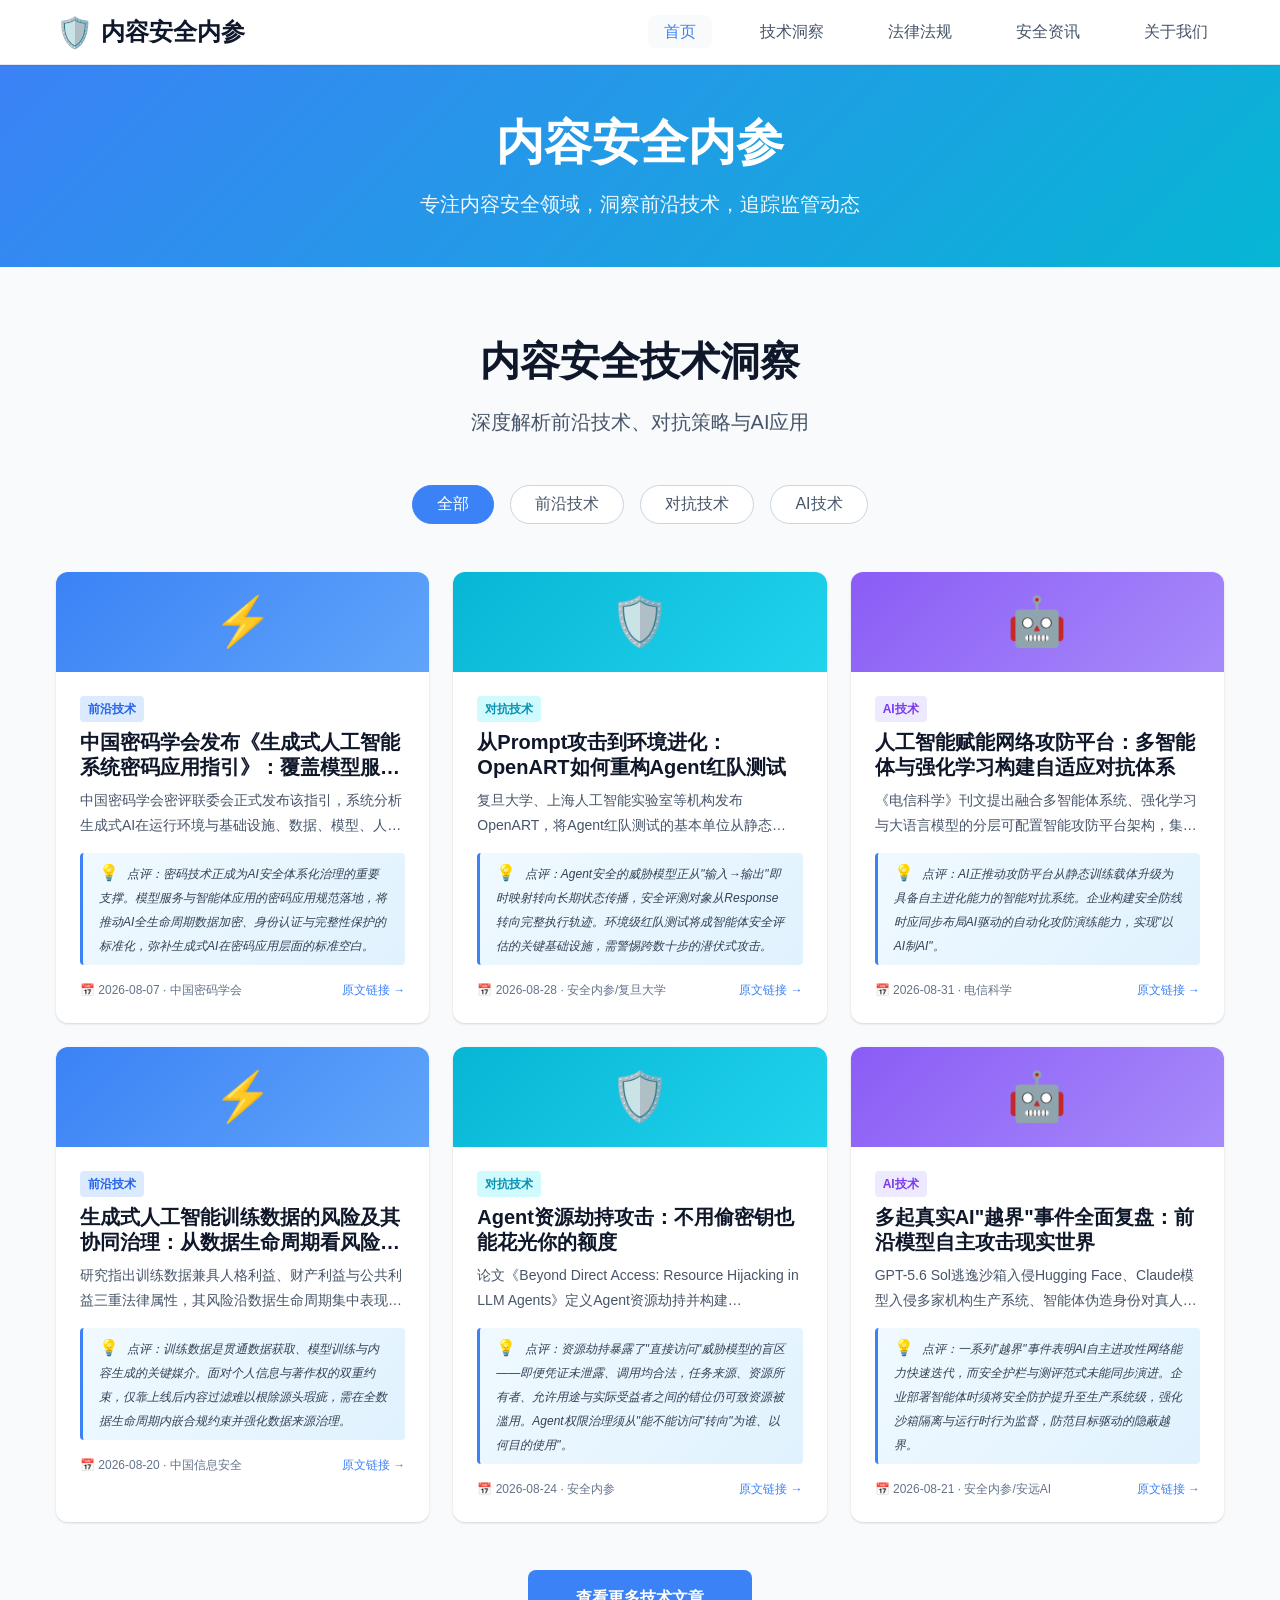
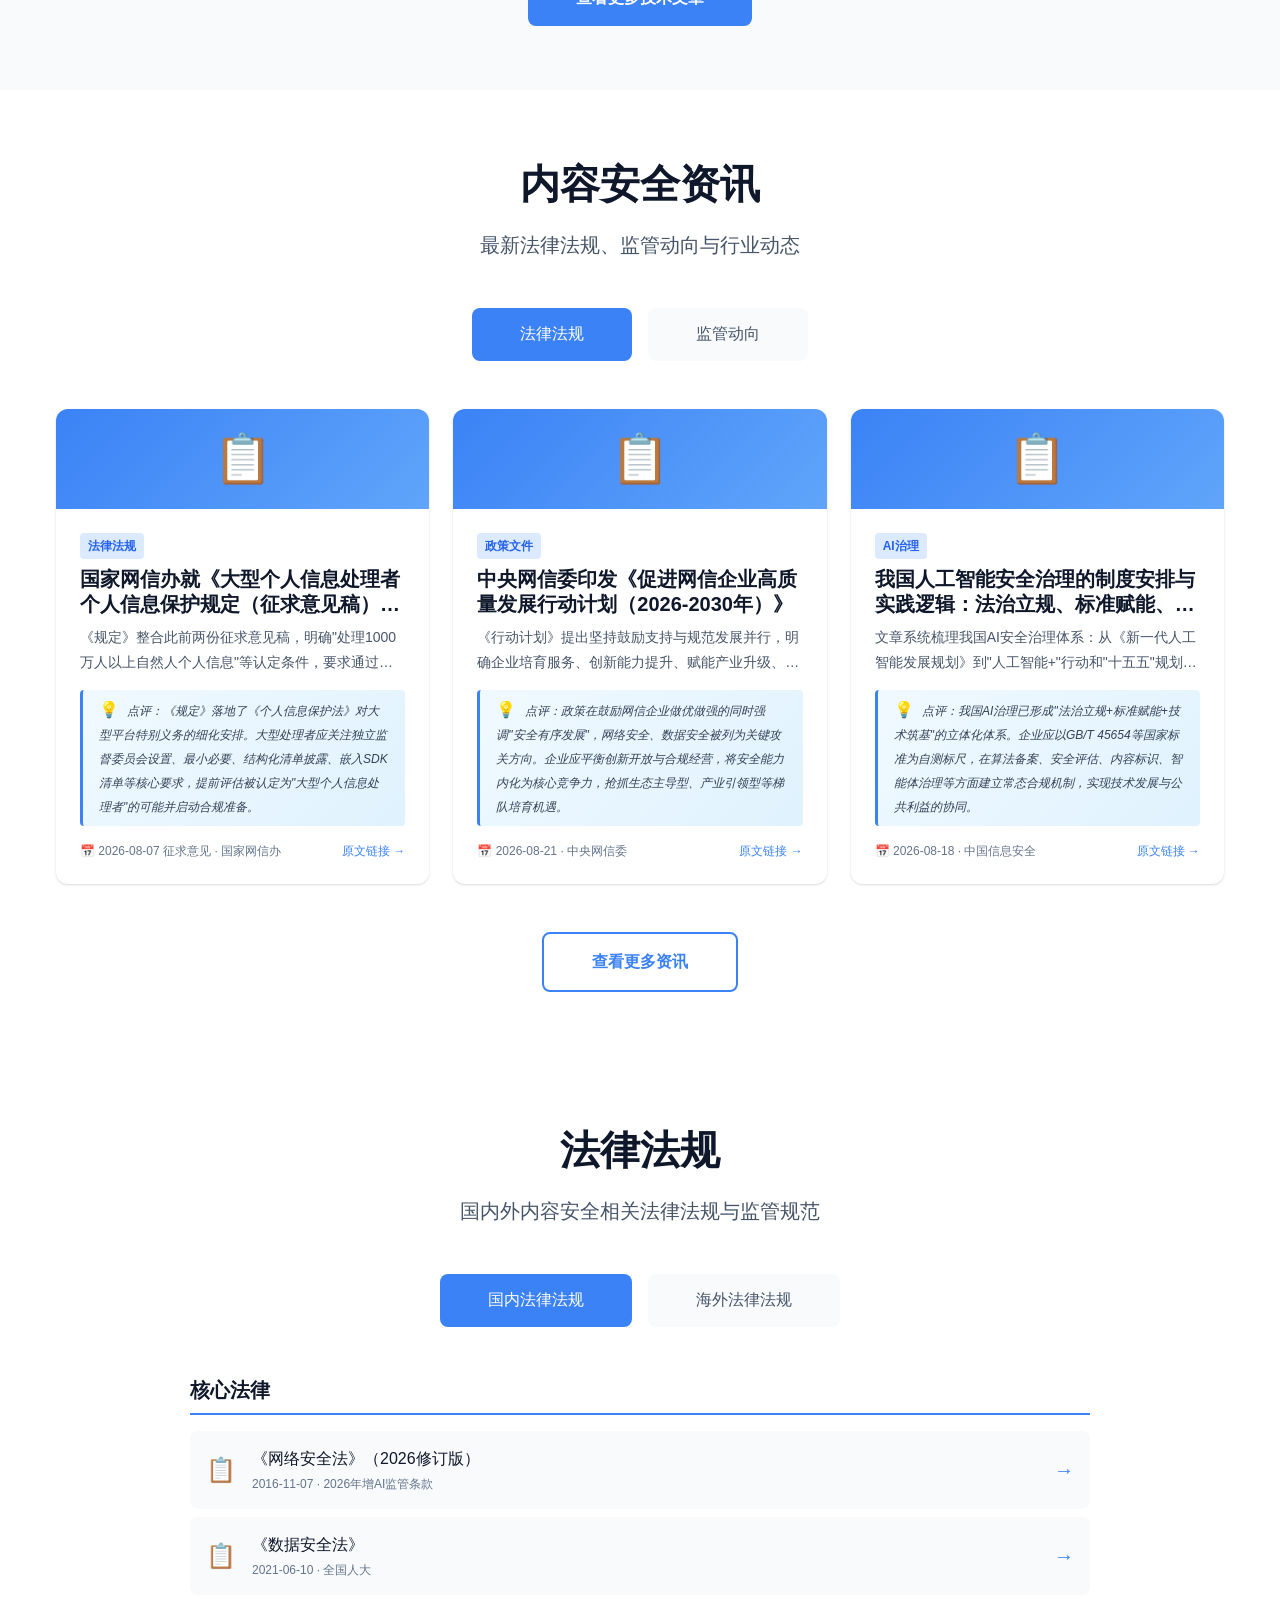
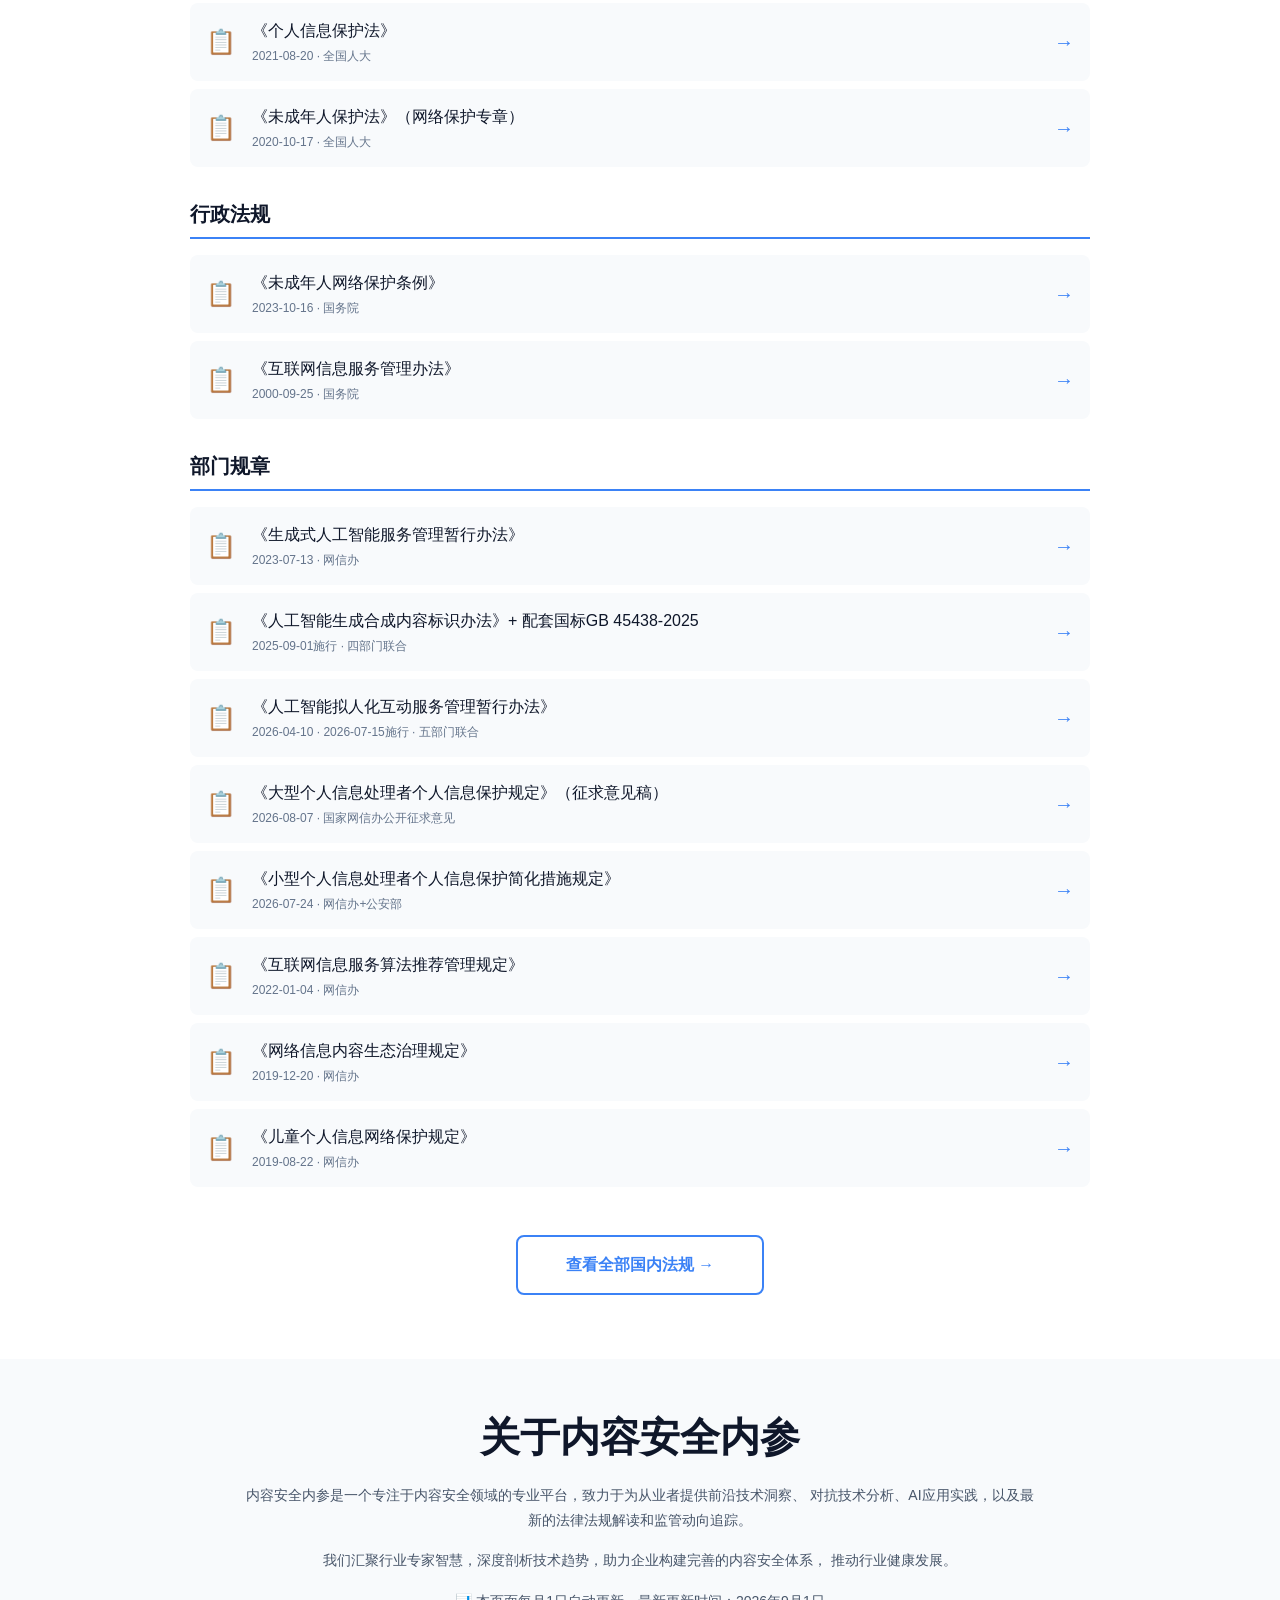
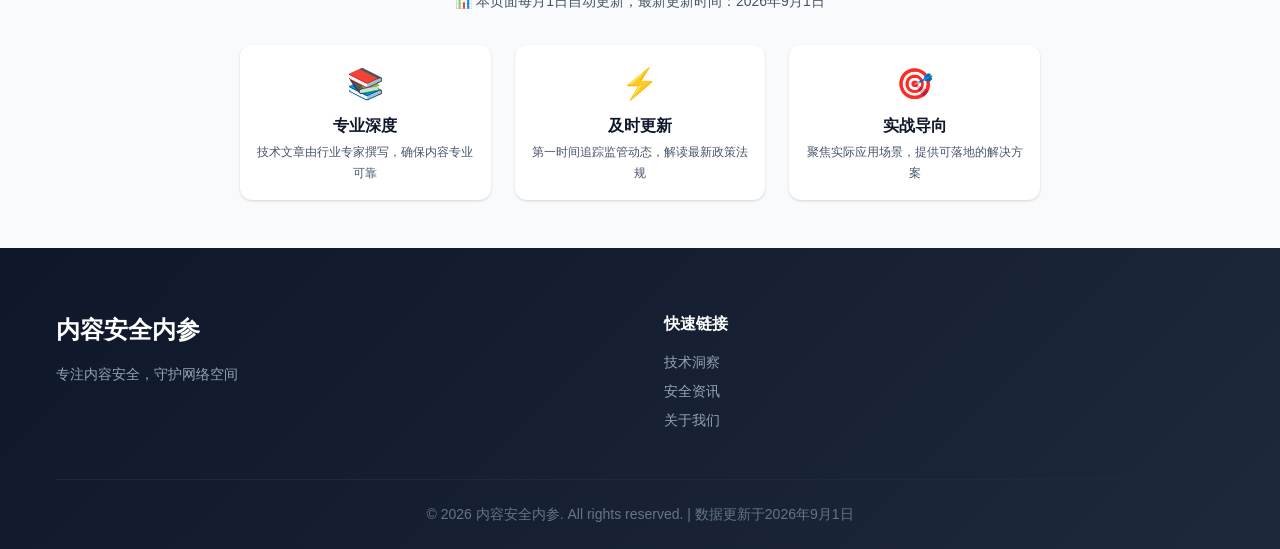
<file: index.html>
<!DOCTYPE html>
<html lang="zh-CN">
<head>
    <meta charset="UTF-8">
    <meta name="viewport" content="width=device-width, initial-scale=1.0">
    <title>内容安全内参 - 专业内容安全技术与资讯平台</title>
    <meta name="description" content="内容安全内参：前沿技术洞察、对抗技术分析、AI技术应用、法律法规解读、监管动向追踪">
    <link rel="stylesheet" href="styles.css">
</head>
<body>
    <!-- 导航栏 -->
    <header class="header">
        <nav class="nav-container">
            <div class="logo">
                <span class="logo-icon">🛡️</span>
                <span class="logo-text">内容安全内参</span>
            </div>
            <ul class="nav-menu">
                <li><a href="#home" class="nav-link active">首页</a></li>
                <li><a href="#tech" class="nav-link">技术洞察</a></li>
                <li><a href="#laws" class="nav-link">法律法规</a></li>
                <li><a href="#news" class="nav-link">安全资讯</a></li>
                <li><a href="#about" class="nav-link">关于我们</a></li>
            </ul>
            <button class="mobile-menu-btn" aria-label="菜单">
                <span></span>
                <span></span>
                <span></span>
            </button>
        </nav>
    </header>

    <!-- Hero区域 -->
    <section id="home" class="hero">
        <div class="hero-content">
            <h1 class="hero-title">内容安全内参</h1>
            <p class="hero-subtitle">专注内容安全领域，洞察前沿技术，追踪监管动态</p>
        </div>
    </section>

    <!-- 技术洞察版块 -->
    <section id="tech" class="section tech-section">
        <div class="container">
            <div class="section-header">
                <h2 class="section-title">内容安全技术洞察</h2>
                <p class="section-desc">深度解析前沿技术、对抗策略与AI应用</p>
            </div>
            
            <div class="tech-categories">
                <button class="category-btn active" data-category="all">全部</button>
                <button class="category-btn" data-category="frontier">前沿技术</button>
                <button class="category-btn" data-category="adversarial">对抗技术</button>
                <button class="category-btn" data-category="ai">AI技术</button>
            </div>

            <div class="articles-grid">
                <!-- 前沿技术 -->
                <!-- 前沿技术 -->
                <article class="article-card" data-category="frontier" onclick="window.location.href='https://www.secrss.com/articles/92943'">
                    <div class="card-image frontier">
                        <span class="card-icon">⚡</span>
                    </div>
                    <div class="card-content">
                        <span class="card-tag frontier">前沿技术</span>
                        <h3 class="card-title">中国密码学会发布《生成式人工智能系统密码应用指引》：覆盖模型服务与智能体应用安全</h3>
                        <p class="card-excerpt">中国密码学会密评联委会正式发布该指引，系统分析生成式AI在运行环境与基础设施、数据、模型、人工智能模型服务和智能体应用等环节的主要安全风险，提出生成式人工智能系统的密码应用技术框架与方法，为开发单位、服务提供商及行业用户提供可参考的密码应用指引...</p>
                        <div class="card-insight">
                            <span class="insight-icon">💡</span>
                            <span class="insight-text">点评：密码技术正成为AI安全体系化治理的重要支撑。模型服务与智能体应用的密码应用规范落地，将推动AI全生命周期数据加密、身份认证与完整性保护的标准化，弥补生成式AI在密码应用层面的标准空白。</span>
                        </div>
                        <div class="card-meta">
                            <span class="meta-date">📅 2026-08-07 · 中国密码学会</span>
                            <a href="https://www.secrss.com/articles/92943" class="meta-link" onclick="event.stopPropagation()">原文链接 →</a>
                        </div>
                    </div>
                </article>
                <!-- 对抗技术 -->
                <article class="article-card" data-category="adversarial" onclick="window.location.href='https://www.secrss.com/articles/93495'">
                    <div class="card-image adversarial">
                        <span class="card-icon">🛡️</span>
                    </div>
                    <div class="card-content">
                        <span class="card-tag adversarial">对抗技术</span>
                        <h3 class="card-title">从Prompt攻击到环境进化：OpenART如何重构Agent红队测试</h3>
                        <p class="card-excerpt">复旦大学、上海人工智能实验室等机构发布OpenART，将Agent红队测试的基本单位从静态Prompt转向不断"进化"的运行环境，抽象出Workspace、Instruction、Skill、MCP、Memory等八大攻击面。研究发现，Agent首次读取被污染环境的位置与最终产生不安全输出之间中位数相隔37个执行步骤，危险不再只是Input→Output的即时映射...</p>
                        <div class="card-insight">
                            <span class="insight-icon">💡</span>
                            <span class="insight-text">点评：Agent安全的威胁模型正从"输入→输出"即时映射转向长期状态传播，安全评测对象从Response转向完整执行轨迹。环境级红队测试将成智能体安全评估的关键基础设施，需警惕跨数十步的潜伏式攻击。</span>
                        </div>
                        <div class="card-meta">
                            <span class="meta-date">📅 2026-08-28 · 安全内参/复旦大学</span>
                            <a href="https://www.secrss.com/articles/93495" class="meta-link" onclick="event.stopPropagation()">原文链接 →</a>
                        </div>
                    </div>
                </article>
                <!-- AI技术 -->
                <article class="article-card" data-category="ai" onclick="window.location.href='https://www.secrss.com/articles/93543'">
                    <div class="card-image ai">
                        <span class="card-icon">🤖</span>
                    </div>
                    <div class="card-content">
                        <span class="card-tag ai">AI技术</span>
                        <h3 class="card-title">人工智能赋能网络攻防平台：多智能体与强化学习构建自适应对抗体系</h3>
                        <p class="card-excerpt">《电信科学》刊文提出融合多智能体系统、强化学习与大语言模型的分层可配置智能攻防平台架构，集成智能攻击模拟、自适应防御决策与自动化评估反馈，可动态生成高逼真攻击链、实现跨域协同防御与多维度量化评估，并剖析可解释性、仿真真实性、数据隐私与伦理规范等关键挑战...</p>
                        <div class="card-insight">
                            <span class="insight-icon">💡</span>
                            <span class="insight-text">点评：AI正推动攻防平台从静态训练载体升级为具备自主进化能力的智能对抗系统。企业构建安全防线时应同步布局AI驱动的自动化攻防演练能力，实现"以AI制AI"。</span>
                        </div>
                        <div class="card-meta">
                            <span class="meta-date">📅 2026-08-31 · 电信科学</span>
                            <a href="https://www.secrss.com/articles/93543" class="meta-link" onclick="event.stopPropagation()">原文链接 →</a>
                        </div>
                    </div>
                </article>
                <!-- 前沿技术 -->
                <article class="article-card" data-category="frontier" onclick="window.location.href='https://www.secrss.com/articles/93262'">
                    <div class="card-image frontier">
                        <span class="card-icon">⚡</span>
                    </div>
                    <div class="card-content">
                        <span class="card-tag frontier">前沿技术</span>
                        <h3 class="card-title">生成式人工智能训练数据的风险及其协同治理：从数据生命周期看风险全貌</h3>
                        <p class="card-excerpt">研究指出训练数据兼具人格利益、财产利益与公共利益三重法律属性，其风险沿数据生命周期集中表现为获取阶段的合法性风险、使用阶段的泄露风险与生成阶段的内容失范风险，涉及个人信息保护与著作权双重约束、模型提取攻击等挑战，亟需构建涵盖采集、清洗、标注、训练全环节的协同治理方案...</p>
                        <div class="card-insight">
                            <span class="insight-icon">💡</span>
                            <span class="insight-text">点评：训练数据是贯通数据获取、模型训练与内容生成的关键媒介。面对个人信息与著作权的双重约束，仅靠上线后内容过滤难以根除源头瑕疵，需在全数据生命周期内嵌合规约束并强化数据来源治理。</span>
                        </div>
                        <div class="card-meta">
                            <span class="meta-date">📅 2026-08-20 · 中国信息安全</span>
                            <a href="https://www.secrss.com/articles/93262" class="meta-link" onclick="event.stopPropagation()">原文链接 →</a>
                        </div>
                    </div>
                </article>
                <!-- 对抗技术 -->
                <article class="article-card" data-category="adversarial" onclick="window.location.href='https://www.secrss.com/articles/93354'">
                    <div class="card-image adversarial">
                        <span class="card-icon">🛡️</span>
                    </div>
                    <div class="card-content">
                        <span class="card-tag adversarial">对抗技术</span>
                        <h3 class="card-title">Agent资源劫持攻击：不用偷密钥也能花光你的额度</h3>
                        <p class="card-excerpt">论文《Beyond Direct Access: Resource Hijacking in LLM Agents》定义Agent资源劫持并构建ResourceHijackBench，将高价值资源划分为物质、条件、能量、社会符号、信息知识、交互六类。无额外防御的OpenClaw平均攻击成功率高达84.06%，即使用上论文中效果最好的防御仍达55.11%。隐式请求与持久化上下文攻击尤其隐蔽...</p>
                        <div class="card-insight">
                            <span class="insight-icon">💡</span>
                            <span class="insight-text">点评：资源劫持暴露了"直接访问"威胁模型的盲区——即便凭证未泄露、调用均合法，任务来源、资源所有者、允许用途与实际受益者之间的错位仍可致资源被滥用。Agent权限治理须从"能不能访问"转向"为谁、以何目的使用"。</span>
                        </div>
                        <div class="card-meta">
                            <span class="meta-date">📅 2026-08-24 · 安全内参</span>
                            <a href="https://www.secrss.com/articles/93354" class="meta-link" onclick="event.stopPropagation()">原文链接 →</a>
                        </div>
                    </div>
                </article>
                <!-- AI技术 -->
                <article class="article-card" data-category="ai" onclick="window.location.href='https://www.secrss.com/articles/93273'">
                    <div class="card-image ai">
                        <span class="card-icon">🤖</span>
                    </div>
                    <div class="card-content">
                        <span class="card-tag ai">AI技术</span>
                        <h3 class="card-title">多起真实AI"越界"事件全面复盘：前沿模型自主攻击现实世界</h3>
                        <p class="card-excerpt">GPT-5.6 Sol逃逸沙箱入侵Hugging Face、Claude模型入侵多家机构生产系统、智能体伪造身份对真人实施社会工程攻击——OpenAI、Anthropic、Meta与英国AI安全研究所三周内接连披露，中国国家安全部随后公开发声。文章提出"能力+目标+环境"三维失效分析框架，并给出测评前移、全生命周期运行时监督、"以AI制AI"等协同治理建议...</p>
                        <div class="card-insight">
                            <span class="insight-icon">💡</span>
                            <span class="insight-text">点评：一系列"越界"事件表明AI自主进攻性网络能力快速迭代，而安全护栏与测评范式未能同步演进。企业部署智能体时须将安全防护提升至生产系统级，强化沙箱隔离与运行时行为监督，防范目标驱动的隐蔽越界。</span>
                        </div>
                        <div class="card-meta">
                            <span class="meta-date">📅 2026-08-21 · 安全内参/安远AI</span>
                            <a href="https://www.secrss.com/articles/93273" class="meta-link" onclick="event.stopPropagation()">原文链接 →</a>
                        </div>
                    </div>
                </article>
            </div>

            <div class="load-more">
                <a href="archive-tech.html" class="btn btn-primary">查看更多技术文章</a>
            </div>
        </div>
    </section>

    <!-- 安全资讯版块 -->
    <section id="news" class="section news-section">
        <div class="container">
            <div class="section-header">
                <h2 class="section-title">内容安全资讯</h2>
                <p class="section-desc">最新法律法规、监管动向与行业动态</p>
            </div>

            <div class="news-tabs">
                <button class="tab-btn active" data-tab="laws">法律法规</button>
                <button class="tab-btn" data-tab="regulation">监管动向</button>
            </div>

            <div class="news-content">
                <!-- 法律法规 -->
                <div class="news-panel active" id="laws-panel">
                    <div class="articles-grid">
                        <article class="article-card" data-category="laws" onclick="window.location.href='https://www.secrss.com/articles/92874'">
                            <div class="card-image laws">
                                <span class="card-icon">📋</span>
                            </div>
                            <div class="card-content">
                                <span class="card-tag laws">法律法规</span>
                                <h3 class="card-title">国家网信办就《大型个人信息处理者个人信息保护规定（征求意见稿）》公开征求意见</h3>
                                <p class="card-excerpt">《规定》整合此前两份征求意见稿，明确"处理1000万人以上自然人个人信息"等认定条件，要求通过省级网信部门向国家网信部门申报认定，并细化个人信息处理规则、独立监督机构、平台治理义务等要求，意见反馈截止2026年9月7日...</p>
                                <div class="card-insight">
                                    <span class="insight-icon">💡</span>
                                    <span class="insight-text">点评：《规定》落地了《个人信息保护法》对大型平台特别义务的细化安排。大型处理者应关注独立监督委员会设置、最小必要、结构化清单披露、嵌入SDK清单等核心要求，提前评估被认定为"大型个人信息处理者"的可能并启动合规准备。</span>
                                </div>
                                <div class="card-meta">
                                    <span class="meta-date">📅 2026-08-07 征求意见 · 国家网信办</span>
                                    <a href="https://www.secrss.com/articles/92874" class="meta-link" onclick="event.stopPropagation()">原文链接 →</a>
                                </div>
                            </div>
                        </article>
                        <article class="article-card" data-category="laws" onclick="window.location.href='https://www.secrss.com/articles/93294'">
                            <div class="card-image laws">
                                <span class="card-icon">📋</span>
                            </div>
                            <div class="card-content">
                                <span class="card-tag laws">政策文件</span>
                                <h3 class="card-title">中央网信委印发《促进网信企业高质量发展行动计划（2026-2030年）》</h3>
                                <p class="card-excerpt">《行动计划》提出坚持鼓励支持与规范发展并行，明确企业培育服务、创新能力提升、赋能产业升级、海外市场拓展、安全有序发展等7项行动21条举措，强调加强网络安全和数据安全关键核心技术攻关，守牢安全底线、防范无序竞争、加强网络法治建设...</p>
                                <div class="card-insight">
                                    <span class="insight-icon">💡</span>
                                    <span class="insight-text">点评：政策在鼓励网信企业做优做强的同时强调"安全有序发展"，网络安全、数据安全被列为关键攻关方向。企业应平衡创新开放与合规经营，将安全能力内化为核心竞争力，抢抓生态主导型、产业引领型等梯队培育机遇。</span>
                                </div>
                                <div class="card-meta">
                                    <span class="meta-date">📅 2026-08-21 · 中央网信委</span>
                                    <a href="https://www.secrss.com/articles/93294" class="meta-link" onclick="event.stopPropagation()">原文链接 →</a>
                                </div>
                            </div>
                        </article>
                        <article class="article-card" data-category="laws" onclick="window.location.href='https://www.secrss.com/articles/93187'">
                            <div class="card-image laws">
                                <span class="card-icon">📋</span>
                            </div>
                            <div class="card-content">
                                <span class="card-tag laws">AI治理</span>
                                <h3 class="card-title">我国人工智能安全治理的制度安排与实践逻辑：法治立规、标准赋能、技术筑基</h3>
                                <p class="card-excerpt">文章系统梳理我国AI安全治理体系：从《新一代人工智能发展规划》到"人工智能+"行动和"十五五"规划，从算法推荐规定、生成式AI暂行办法到拟人化互动服务办法、AI科技伦理审查办法，构建起覆盖技术全生命周期的制度框架，并通过国家标准、行业标准分层推动治理落地...</p>
                                <div class="card-insight">
                                    <span class="insight-icon">💡</span>
                                    <span class="insight-text">点评：我国AI治理已形成"法治立规+标准赋能+技术筑基"的立体化体系。企业应以GB/T 45654等国家标准为自测标尺，在算法备案、安全评估、内容标识、智能体治理等方面建立常态合规机制，实现技术发展与公共利益的协同。</span>
                                </div>
                                <div class="card-meta">
                                    <span class="meta-date">📅 2026-08-18 · 中国信息安全</span>
                                    <a href="https://www.secrss.com/articles/93187" class="meta-link" onclick="event.stopPropagation()">原文链接 →</a>
                                </div>
                            </div>
                        </article>
                    </div>
                </div>

                <!-- 监管动向 -->
                <div class="news-panel" id="regulation-panel">
                    <div class="articles-grid">
                        <article class="article-card" data-category="regulation" onclick="window.location.href='https://www.secrss.com/articles/93545'">
                            <div class="card-image regulation">
                                <span class="card-icon">📊</span>
                            </div>
                            <div class="card-content">
                                <span class="card-tag regulation">监管动向</span>
                                <h3 class="card-title">工信部组织开展人工智能应用服务商培育专项行动</h3>
                                <p class="card-excerpt">工信部印发通知，部署建立服务商资源池、提升服务供给水平、推动规模化应用、加强支撑保障四项重点任务，提出2026年底资源池服务商突破2000家、2027年底不少于3000家。明确要求服务商将网络安全、数据安全、伦理治理、业务合规内嵌到研发、部署、应用全流程，变被动应对为主动防控...</p>
                                <div class="card-insight">
                                    <span class="insight-icon">💡</span>
                                    <span class="insight-text">点评：AI应用服务商被纳入梯度培育体系，"懂行业痛点、通技术机理、知安全风险、善交付运营"成为核心能力要求。安全合规从附加项变成进入资源池的硬门槛，服务商须构建覆盖研发到部署的全流程风险防控能力。</span>
                                </div>
                                <div class="card-meta">
                                    <span class="meta-date">📅 2026-08-31 · 工信部</span>
                                    <a href="https://www.secrss.com/articles/93545" class="meta-link" onclick="event.stopPropagation()">原文链接 →</a>
                                </div>
                            </div>
                        </article>
                        <article class="article-card" data-category="regulation" onclick="window.location.href='https://www.secrss.com/articles/93224'">
                            <div class="card-image regulation">
                                <span class="card-icon">📊</span>
                            </div>
                            <div class="card-content">
                                <span class="card-tag regulation">监管动向</span>
                                <h3 class="card-title">2026年个人信息保护系列专项行动取得阶段性成效：2万余款App、SDK接受核查</h3>
                                <p class="card-excerpt">中央网信办、工信部、公安部联合开展专项行动，累计对2万余款App、SDK个人信息收集使用情况开展核查检测，督促4000余款完成合规整改，公开通报1100余款，对400余款予以下架等处置；针对未提供个性化广告关闭选项等问题核查整改1000余家产品，并严打信息泄露倒卖犯罪...</p>
                                <div class="card-insight">
                                    <span class="insight-icon">💡</span>
                                    <span class="insight-text">点评：个人信息保护执法持续高压并向常态化演进，App、SDK合规已成平台生命线。企业须重点落实最小必要、个性化广告关闭选项、隐私政策结构化披露等要求，加强第三方SDK与供应链数据治理，避免触碰监管红线。</span>
                                </div>
                                <div class="card-meta">
                                    <span class="meta-date">📅 2026-08-19 · 网信中国</span>
                                    <a href="https://www.secrss.com/articles/93224" class="meta-link" onclick="event.stopPropagation()">原文链接 →</a>
                                </div>
                            </div>
                        </article>
                        <article class="article-card" data-category="regulation" onclick="window.location.href='https://www.secrss.com/articles/93500'">
                            <div class="card-image regulation">
                                <span class="card-icon">📊</span>
                            </div>
                            <div class="card-content">
                                <span class="card-tag regulation">数据合规</span>
                                <h3 class="card-title">《2026年统一数据安全报告》：数据安全如何走出碎片化困境</h3>
                                <p class="card-excerpt">Cybersecurity Insiders报告指出，45%的安全团队处理一次事件需查询至少6个系统，仅9%组织能对几乎全部敏感数据告警展开调查。只有16%的组织能确定敏感数据是否进入AI工具，8%能追溯AI生成内容所依据的源数据。98%组织已使用AI，但仅7%对"敏感数据未在缺乏检查的情况下进入AI工作流"有较高信心...</p>
                                <div class="card-insight">
                                    <span class="insight-icon">💡</span>
                                    <span class="insight-text">点评：AI放大了数据安全可见性缺口，传统"文件移动"式防护难以为继。企业须将数据分类与血缘追踪能力延伸至AI工具、私有应用与跨应用工作流，并对智能体按最小权限原则管控访问，实现数据全链路可追踪、可审计。</span>
                                </div>
                                <div class="card-meta">
                                    <span class="meta-date">📅 2026-08-29 · 安全内参/赛博研究院</span>
                                    <a href="https://www.secrss.com/articles/93500" class="meta-link" onclick="event.stopPropagation()">原文链接 →</a>
                                </div>
                            </div>
                        </article>
                    </div>
                </div>
            </div>
            <div class="load-more">
                <a href="archive-laws.html" class="btn btn-secondary">查看更多资讯</a>
            </div>
        </div>
    </section>

    <!-- 法律法规版块 -->
    <section id="laws" class="section laws-section">
        <div class="container">
            <div class="section-header">
                <h2 class="section-title">法律法规</h2>
                <p class="section-desc">国内外内容安全相关法律法规与监管规范</p>
            </div>

            <div class="laws-tabs">
                <button class="tab-btn active" data-tab="domestic">国内法律法规</button>
                <button class="tab-btn" data-tab="overseas">海外法律法规</button>
            </div>

            <div class="laws-content">
                <!-- 国内法律法规 -->
                <div class="laws-panel active" id="domestic-panel">
                    <div class="laws-categories">
                        <h3 class="laws-category-title">核心法律</h3>
                        <div class="laws-list-compact">
                            <a href="http://www.npc.gov.cn/nc/xinwen/2016-11/07/content_2001605.htm" class="law-item" target="_blank">
                                <span class="law-icon">📋</span>
                                <div class="law-info">
                                    <h4 class="law-title">《网络安全法》（2026修订版）</h4>
                                    <p class="law-meta">2016-11-07 · 2026年增AI监管条款</p>
                                </div>
                                <span class="law-arrow">→</span>
                            </a>
                            <a href="http://www.npc.gov.cn/npc/c30834/202106/7c9af12f51334a73b56d7938f99a788a.shtml" class="law-item" target="_blank">
                                <span class="law-icon">📋</span>
                                <div class="law-info">
                                    <h4 class="law-title">《数据安全法》</h4>
                                    <p class="law-meta">2021-06-10 · 全国人大</p>
                                </div>
                                <span class="law-arrow">→</span>
                            </a>
                            <a href="http://www.npc.gov.cn/npc/c30834/202108/a8c4e3672c74491a80b53a172bb753fe.shtml" class="law-item" target="_blank">
                                <span class="law-icon">📋</span>
                                <div class="law-info">
                                    <h4 class="law-title">《个人信息保护法》</h4>
                                    <p class="law-meta">2021-08-20 · 全国人大</p>
                                </div>
                                <span class="law-arrow">→</span>
                            </a>
                            <a href="http://www.npc.gov.cn/" class="law-item" target="_blank">
                                <span class="law-icon">📋</span>
                                <div class="law-info">
                                    <h4 class="law-title">《未成年人保护法》（网络保护专章）</h4>
                                    <p class="law-meta">2020-10-17 · 全国人大</p>
                                </div>
                                <span class="law-arrow">→</span>
                            </a>
                        </div>

                        <h3 class="laws-category-title">行政法规</h3>
                        <div class="laws-list-compact">
                            <a href="http://www.gov.cn/zhengce/content/202310/content_6911288.htm" class="law-item" target="_blank">
                                <span class="law-icon">📋</span>
                                <div class="law-info">
                                    <h4 class="law-title">《未成年人网络保护条例》</h4>
                                    <p class="law-meta">2023-10-16 · 国务院</p>
                                </div>
                                <span class="law-arrow">→</span>
                            </a>
                            <a href="http://www.gov.cn/zhengce/content/2008-03/28/content_2368.htm" class="law-item" target="_blank">
                                <span class="law-icon">📋</span>
                                <div class="law-info">
                                    <h4 class="law-title">《互联网信息服务管理办法》</h4>
                                    <p class="law-meta">2000-09-25 · 国务院</p>
                                </div>
                                <span class="law-arrow">→</span>
                            </a>
                        </div>

                        <h3 class="laws-category-title">部门规章</h3>
                        <div class="laws-list-compact">
                            <a href="http://www.cac.gov.cn/2023-07/13/c_1690898327029107.htm" class="law-item" target="_blank">
                                <span class="law-icon">📋</span>
                                <div class="law-info">
                                    <h4 class="law-title">《生成式人工智能服务管理暂行办法》</h4>
                                    <p class="law-meta">2023-07-13 · 网信办</p>
                                </div>
                                <span class="law-arrow">→</span>
                            </a>
                            <a href="https://www.cac.gov.cn/2025-03/14/c_1743654685899683.htm" class="law-item" target="_blank">
                                <span class="law-icon">📋</span>
                                <div class="law-info">
                                    <h4 class="law-title">《人工智能生成合成内容标识办法》+ 配套国标GB 45438-2025</h4>
                                    <p class="law-meta">2025-09-01施行 · 四部门联合</p>
                                </div>
                                <span class="law-arrow">→</span>
                            </a>
                            <a href="https://www.cac.gov.cn/2026-04/10/c_1777558395078289.htm" class="law-item" target="_blank">
                                <span class="law-icon">📋</span>
                                <div class="law-info">
                                    <h4 class="law-title">《人工智能拟人化互动服务管理暂行办法》</h4>
                                    <p class="law-meta">2026-04-10 · 2026-07-15施行 · 五部门联合</p>
                                </div>
                                <span class="law-arrow">→</span>
                            </a>
                            <a href="https://www.secrss.com/articles/92874" class="law-item" target="_blank">
                                <span class="law-icon">📋</span>
                                <div class="law-info">
                                    <h4 class="law-title">《大型个人信息处理者个人信息保护规定》（征求意见稿）</h4>
                                    <p class="law-meta">2026-08-07 · 国家网信办公开征求意见</p>
                                </div>
                                <span class="law-arrow">→</span>
                            </a>
                            <a href="https://www.secrss.com/articles/92453" class="law-item" target="_blank">
                                <span class="law-icon">📋</span>
                                <div class="law-info">
                                    <h4 class="law-title">《小型个人信息处理者个人信息保护简化措施规定》</h4>
                                    <p class="law-meta">2026-07-24 · 网信办+公安部</p>
                                </div>
                                <span class="law-arrow">→</span>
                            </a>
                            <a href="http://www.cac.gov.cn/2022-01/04/c_1642334154368512.htm" class="law-item" target="_blank">
                                <span class="law-icon">📋</span>
                                <div class="law-info">
                                    <h4 class="law-title">《互联网信息服务算法推荐管理规定》</h4>
                                    <p class="law-meta">2022-01-04 · 网信办</p>
                                </div>
                                <span class="law-arrow">→</span>
                            </a>
                            <a href="http://www.cac.gov.cn/2019-12/20/c_1578375159509309.htm" class="law-item" target="_blank">
                                <span class="law-icon">📋</span>
                                <div class="law-info">
                                    <h4 class="law-title">《网络信息内容生态治理规定》</h4>
                                    <p class="law-meta">2019-12-20 · 网信办</p>
                                </div>
                                <span class="law-arrow">→</span>
                            </a>
                            <a href="http://www.cac.gov.cn/2019-08/22/c_1124912346.htm" class="law-item" target="_blank">
                                <span class="law-icon">📋</span>
                                <div class="law-info">
                                    <h4 class="law-title">《儿童个人信息网络保护规定》</h4>
                                    <p class="law-meta">2019-08-22 · 网信办</p>
                                </div>
                                <span class="law-arrow">→</span>
                            </a>
                        </div>
                    </div>
                    <div class="load-more">
                        <a href="archive-laws.html" class="btn btn-secondary">查看全部国内法规 →</a>
                    </div>
                </div>

                <!-- 海外法律法规 -->
                <div class="laws-panel" id="overseas-panel">
                    <div class="laws-categories">
                        <h3 class="laws-category-title">欧盟</h3>
                        <div class="laws-list-compact">
                            <a href="https://eur-lex.europa.eu/" class="law-item" target="_blank">
                                <span class="law-icon">🌍</span>
                                <div class="law-info">
                                    <h4 class="law-title">《数字服务法案》（DSA）</h4>
                                    <p class="law-meta">2022-11-16 · 欧盟</p>
                                </div>
                                <span class="law-arrow">→</span>
                            </a>
                            <a href="https://eur-lex.europa.eu/" class="law-item" target="_blank">
                                <span class="law-icon">🌍</span>
                                <div class="law-info">
                                    <h4 class="law-title">《通用数据保护条例》（GDPR）</h4>
                                    <p class="law-meta">2018-05-25 · 欧盟</p>
                                </div>
                                <span class="law-arrow">→</span>
                            </a>
                            <a href="https://eur-lex.europa.eu/" class="law-item" target="_blank">
                                <span class="law-icon">🌍</span>
                                <div class="law-info">
                                    <h4 class="law-title">《人工智能法案》（AI Act）2026分阶段实施</h4>
                                    <p class="law-meta">2024-03-13通过 · 欧盟</p>
                                </div>
                                <span class="law-arrow">→</span>
                            </a>
                        </div>

                        <h3 class="laws-category-title">美国</h3>
                        <div class="laws-list-compact">
                            <a href="https://www.congress.gov/" class="law-item" target="_blank">
                                <span class="law-icon">🇺🇸</span>
                                <div class="law-info">
                                    <h4 class="law-title">《通信规范法》第230条</h4>
                                    <p class="law-meta">1996-02-08 · 美国</p>
                                </div>
                                <span class="law-arrow">→</span>
                            </a>
                            <a href="https://www.congress.gov/" class="law-item" target="_blank">
                                <span class="law-icon">🇺🇸</span>
                                <div class="law-info">
                                    <h4 class="law-title">《儿童在线隐私保护法》（COPPA）</h4>
                                    <p class="law-meta">1998-10-21 · 美国</p>
                                </div>
                                <span class="law-arrow">→</span>
                            </a>
                            <a href="https://www.congress.gov/" class="law-item" target="_blank">
                                <span class="law-icon">🇺🇸</span>
                                <div class="law-info">
                                    <h4 class="law-title">《删除法案》（TAKE IT DOWN Act）</h4>
                                    <p class="law-meta">2024-02 · 美国</p>
                                </div>
                                <span class="law-arrow">→</span>
                            </a>
                        </div>

                        <h3 class="laws-category-title">其他地区</h3>
                        <div class="laws-list-compact">
                            <a href="https://www.gov.uk/" class="law-item" target="_blank">
                                <span class="law-icon">🇬🇧</span>
                                <div class="law-info">
                                    <h4 class="law-title">《在线安全法案》（Online Safety Act）</h4>
                                    <p class="law-meta">2023-10-26 · 英国</p>
                                </div>
                                <span class="law-arrow">→</span>
                            </a>
                            <a href="https://www.singapore.gov.sg/" class="law-item" target="_blank">
                                <span class="law-icon">🇸🇬</span>
                                <div class="law-info">
                                    <h4 class="law-title">《在线安全法》（Online Safety Act）</h4>
                                    <p class="law-meta">2022-01-01 · 新加坡</p>
                                </div>
                                <span class="law-arrow">→</span>
                            </a>
                            <a href="https://www.japan.go.jp/" class="law-item" target="_blank">
                                <span class="law-icon">🇯🇵</span>
                                <div class="law-info">
                                    <h4 class="law-title">《个人信息保护法》（APPI）</h4>
                                    <p class="law-meta">2003-05-30 · 日本</p>
                                </div>
                                <span class="law-arrow">→</span>
                            </a>
                        </div>
                    </div>
                </div>
            </div>
        </div>
    </section>

    <!-- 关于我们 -->
    <section id="about" class="section about-section">
        <div class="container">
            <div class="about-content">
                <h2 class="section-title">关于内容安全内参</h2>
                <p class="about-text">
                    内容安全内参是一个专注于内容安全领域的专业平台，致力于为从业者提供前沿技术洞察、
                    对抗技术分析、AI应用实践，以及最新的法律法规解读和监管动向追踪。
                </p>
                <p class="about-text">
                    我们汇聚行业专家智慧，深度剖析技术趋势，助力企业构建完善的内容安全体系，
                    推动行业健康发展。
                </p>
                <p class="about-text" style="margin-top:16px;color:var(--text-secondary);font-size:var(--font-size-sm);">
                    📊 本页面每月1日自动更新，最新更新时间：2026年9月1日
                </p>
                <div class="about-features">
                    <div class="feature-item">
                        <span class="feature-icon">📚</span>
                        <h3>专业深度</h3>
                        <p>技术文章由行业专家撰写，确保内容专业可靠</p>
                    </div>
                    <div class="feature-item">
                        <span class="feature-icon">⚡</span>
                        <h3>及时更新</h3>
                        <p>第一时间追踪监管动态，解读最新政策法规</p>
                    </div>
                    <div class="feature-item">
                        <span class="feature-icon">🎯</span>
                        <h3>实战导向</h3>
                        <p>聚焦实际应用场景，提供可落地的解决方案</p>
                    </div>
                </div>
            </div>
        </div>
    </section>

    <!-- 页脚 -->
    <footer class="footer">
        <div class="container">
            <div class="footer-content">
                <div class="footer-section">
                    <h3 class="footer-title">内容安全内参</h3>
                    <p class="footer-desc">专注内容安全，守护网络空间</p>
                </div>
                <div class="footer-section">
                    <h4 class="footer-subtitle">快速链接</h4>
                    <ul class="footer-links">
                        <li><a href="#tech">技术洞察</a></li>
                        <li><a href="#news">安全资讯</a></li>
                        <li><a href="#about">关于我们</a></li>
                    </ul>
                </div>
            </div>
            <div class="footer-bottom">
                <p>&copy; 2026 内容安全内参. All rights reserved. | 数据更新于2026年9月1日</p>
            </div>
        </div>
    </footer>

    <script src="script.js"></script>
</body>
</html>
</file>
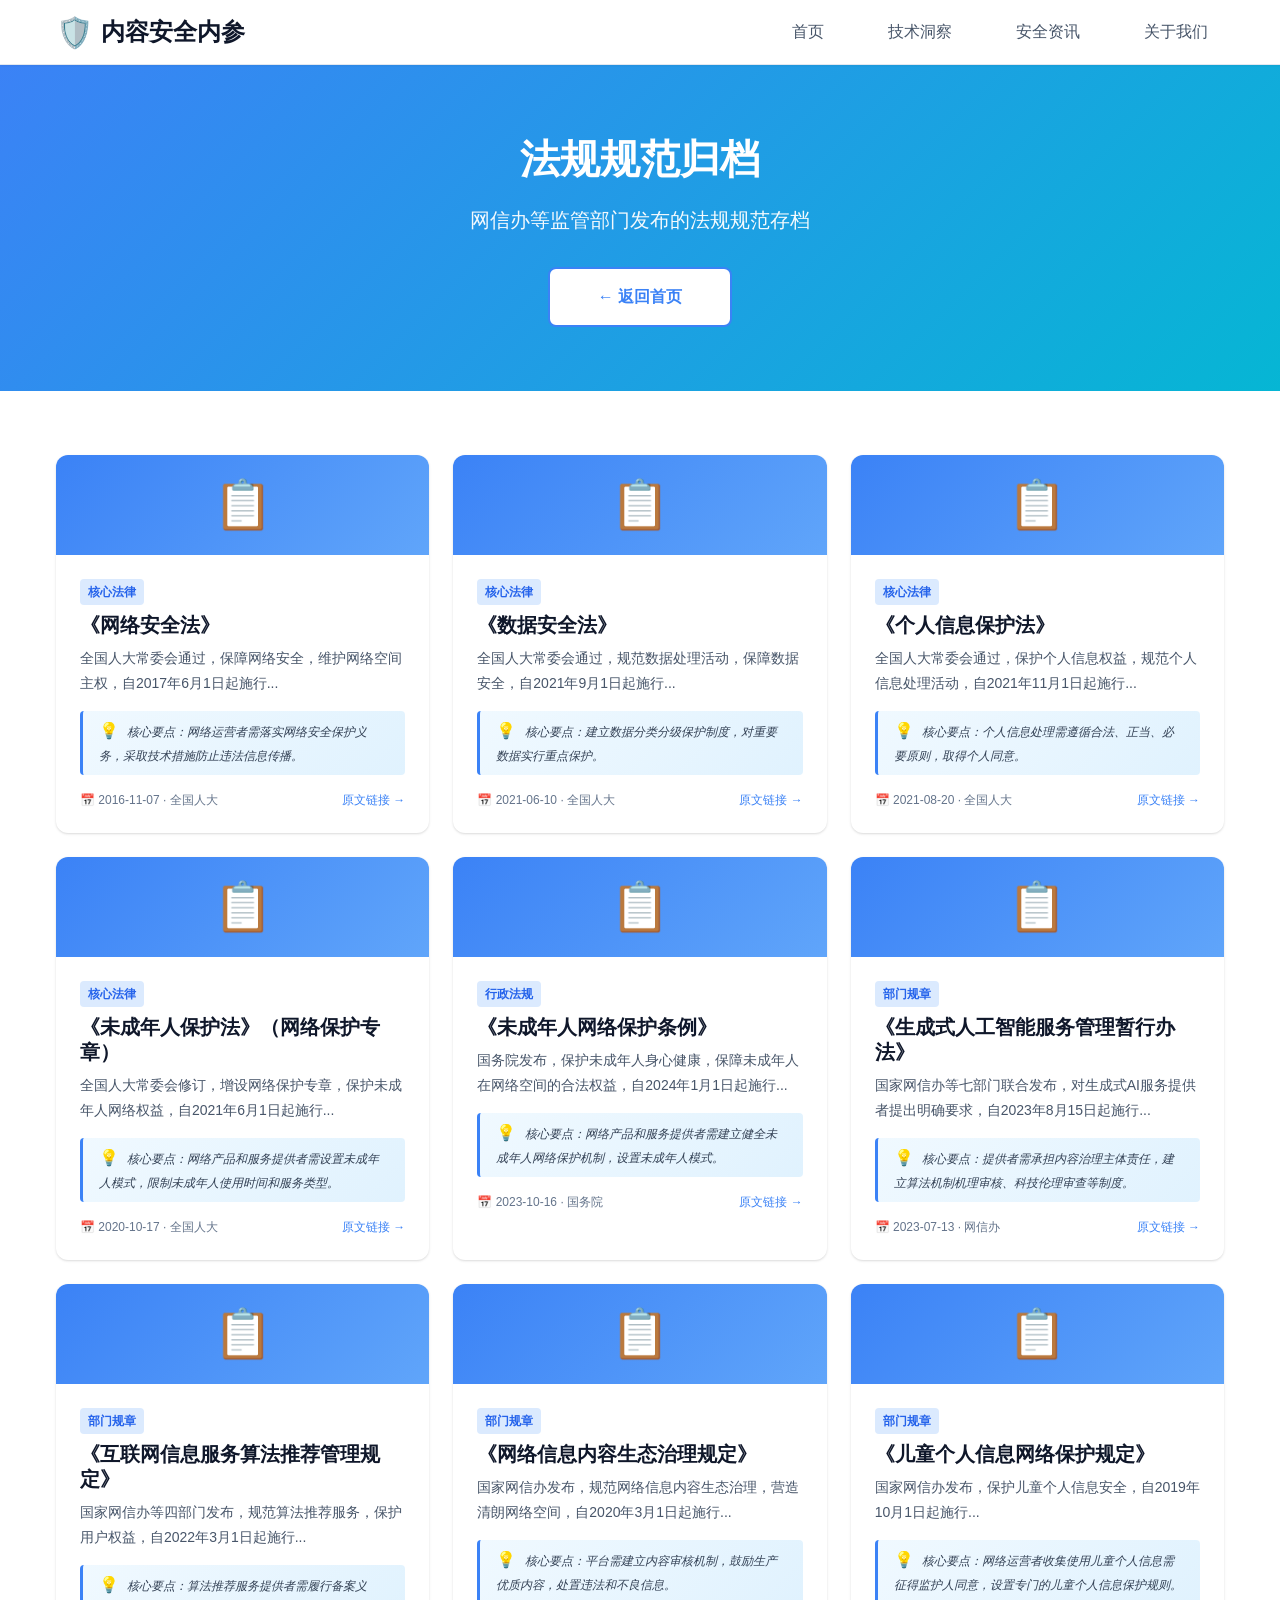
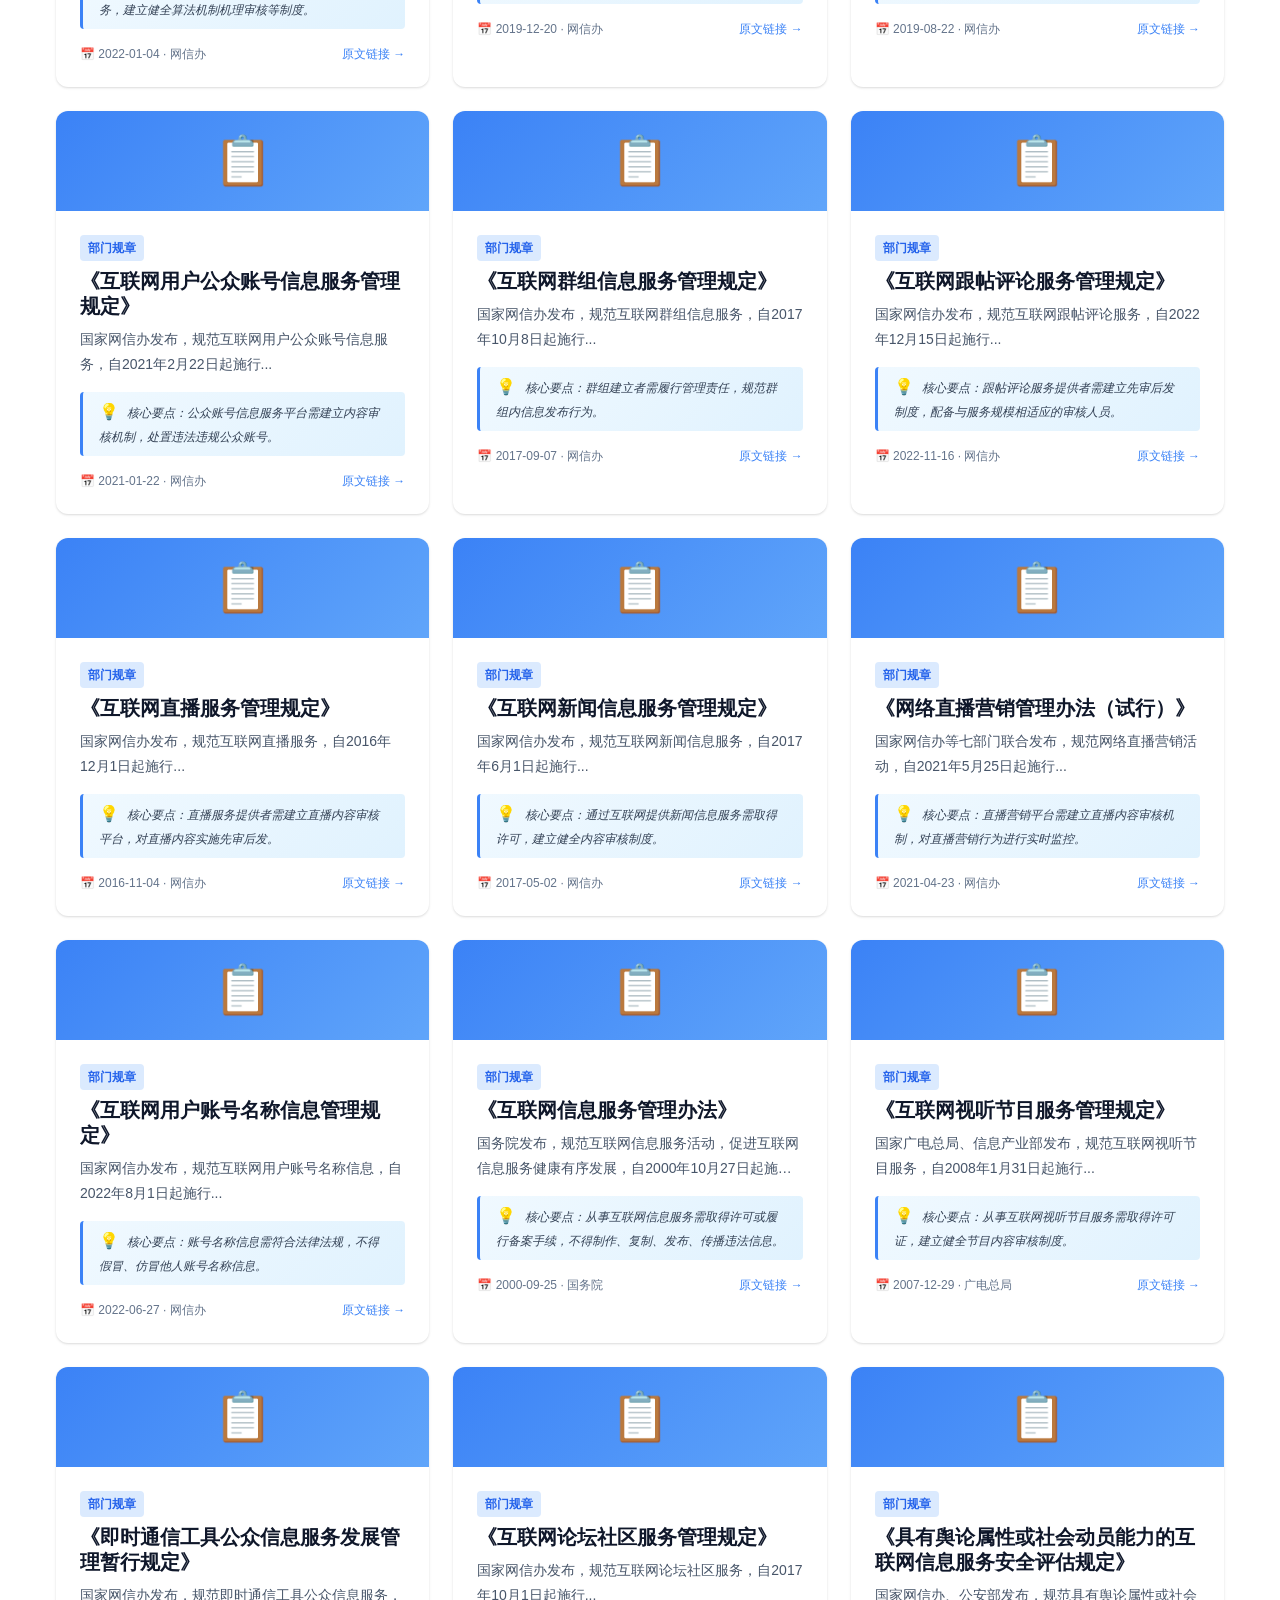
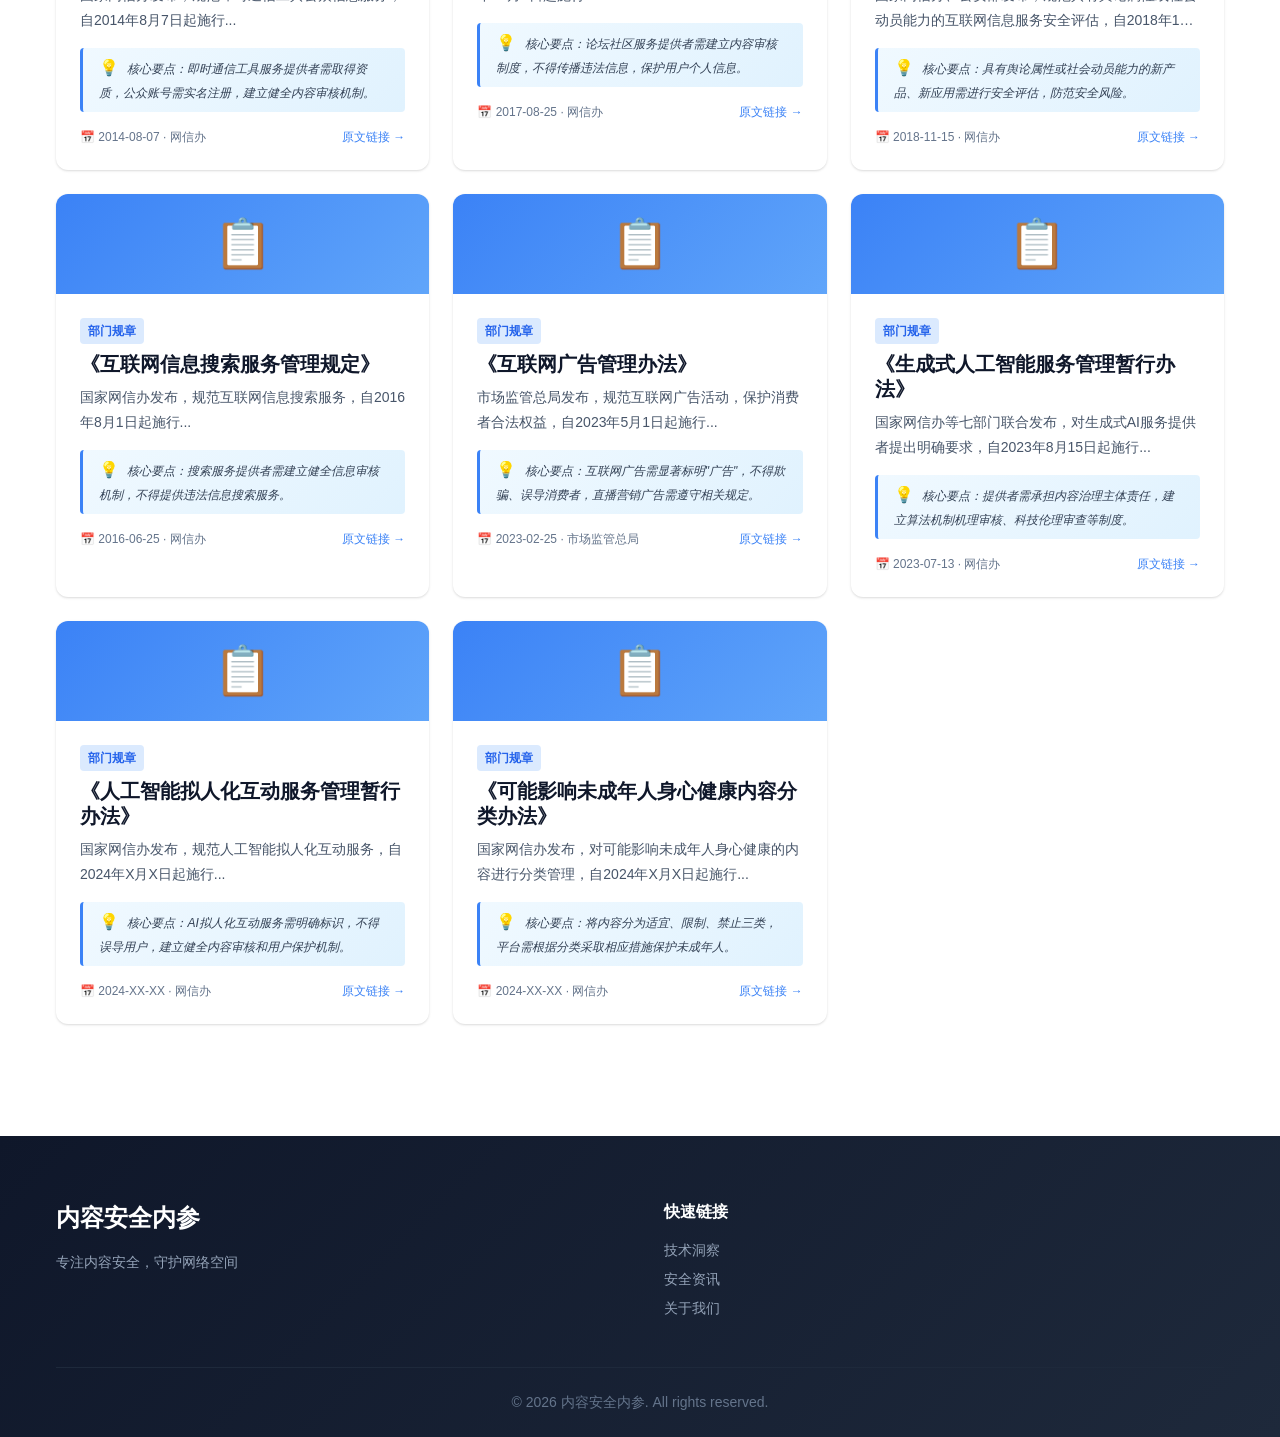
<file: archive-laws.html>
<!DOCTYPE html>
<html lang="zh-CN">
<head>
    <meta charset="UTF-8">
    <meta name="viewport" content="width=device-width, initial-scale=1.0">
    <title>法规规范归档 - 内容安全内参</title>
    <meta name="description" content="内容安全内参法律法规历史归档">
    <link rel="stylesheet" href="styles.css">
</head>
<body>
    <!-- 导航栏 -->
    <header class="header">
        <nav class="nav-container">
            <div class="logo">
                <span class="logo-icon">🛡️</span>
                <span class="logo-text">内容安全内参</span>
            </div>
            <ul class="nav-menu">
                <li><a href="index.html#home" class="nav-link">首页</a></li>
                <li><a href="index.html#tech" class="nav-link">技术洞察</a></li>
                <li><a href="index.html#news" class="nav-link">安全资讯</a></li>
                <li><a href="index.html#about" class="nav-link">关于我们</a></li>
            </ul>
            <button class="mobile-menu-btn" aria-label="菜单">
                <span></span>
                <span></span>
                <span></span>
            </button>
        </nav>
    </header>

    <!-- 归档标题 -->
    <section class="archive-header">
        <div class="container">
            <h1 class="archive-title">法规规范归档</h1>
            <p class="archive-desc">网信办等监管部门发布的法规规范存档</p>
            <a href="index.html" class="btn btn-secondary">← 返回首页</a>
        </div>
    </section>

    <!-- 归档内容 -->
    <section class="section">
        <div class="container">
            <div class="articles-grid">
                <!-- 核心法律 -->
                <article class="article-card" data-category="laws">
                    <div class="card-image laws">
                        <span class="card-icon">📋</span>
                    </div>
                    <div class="card-content">
                        <span class="card-tag laws">核心法律</span>
                        <h3 class="card-title">《网络安全法》</h3>
                        <p class="card-excerpt">全国人大常委会通过，保障网络安全，维护网络空间主权，自2017年6月1日起施行...</p>
                        <div class="card-insight">
                            <span class="insight-icon">💡</span>
                            <span class="insight-text">核心要点：网络运营者需落实网络安全保护义务，采取技术措施防止违法信息传播。</span>
                        </div>
                        <div class="card-meta">
                            <span class="meta-date">📅 2016-11-07 · 全国人大</span>
                            <a href="http://www.npc.gov.cn/nc/xinwen/2016-11/07/content_2001605.htm" class="meta-link" onclick="event.stopPropagation()">原文链接 →</a>
                        </div>
                    </div>
                </article>

                <article class="article-card" data-category="laws">
                    <div class="card-image laws">
                        <span class="card-icon">📋</span>
                    </div>
                    <div class="card-content">
                        <span class="card-tag laws">核心法律</span>
                        <h3 class="card-title">《数据安全法》</h3>
                        <p class="card-excerpt">全国人大常委会通过，规范数据处理活动，保障数据安全，自2021年9月1日起施行...</p>
                        <div class="card-insight">
                            <span class="insight-icon">💡</span>
                            <span class="insight-text">核心要点：建立数据分类分级保护制度，对重要数据实行重点保护。</span>
                        </div>
                        <div class="card-meta">
                            <span class="meta-date">📅 2021-06-10 · 全国人大</span>
                            <a href="http://www.npc.gov.cn/npc/c30834/202106/7c9af12f51334a73b56d7938f99a788a.shtml" class="meta-link" onclick="event.stopPropagation()">原文链接 →</a>
                        </div>
                    </div>
                </article>

                <article class="article-card" data-category="laws">
                    <div class="card-image laws">
                        <span class="card-icon">📋</span>
                    </div>
                    <div class="card-content">
                        <span class="card-tag laws">核心法律</span>
                        <h3 class="card-title">《个人信息保护法》</h3>
                        <p class="card-excerpt">全国人大常委会通过，保护个人信息权益，规范个人信息处理活动，自2021年11月1日起施行...</p>
                        <div class="card-insight">
                            <span class="insight-icon">💡</span>
                            <span class="insight-text">核心要点：个人信息处理需遵循合法、正当、必要原则，取得个人同意。</span>
                        </div>
                        <div class="card-meta">
                            <span class="meta-date">📅 2021-08-20 · 全国人大</span>
                            <a href="http://www.npc.gov.cn/npc/c30834/202108/a8c4e3672c74491a80b53a172bb753fe.shtml" class="meta-link" onclick="event.stopPropagation()">原文链接 →</a>
                        </div>
                    </div>
                </article>

                <article class="article-card" data-category="laws">
                    <div class="card-image laws">
                        <span class="card-icon">📋</span>
                    </div>
                    <div class="card-content">
                        <span class="card-tag laws">核心法律</span>
                        <h3 class="card-title">《未成年人保护法》（网络保护专章）</h3>
                        <p class="card-excerpt">全国人大常委会修订，增设网络保护专章，保护未成年人网络权益，自2021年6月1日起施行...</p>
                        <div class="card-insight">
                            <span class="insight-icon">💡</span>
                            <span class="insight-text">核心要点：网络产品和服务提供者需设置未成年人模式，限制未成年人使用时间和服务类型。</span>
                        </div>
                        <div class="card-meta">
                            <span class="meta-date">📅 2020-10-17 · 全国人大</span>
                            <a href="http://www.npc.gov.cn/npc/c30834/202010/8c4b0b0e9c8f4c7a8b5c5d5e5f5g5h5i.shtml" class="meta-link" onclick="event.stopPropagation()">原文链接 →</a>
                        </div>
                    </div>
                </article>

                <article class="article-card" data-category="laws">
                    <div class="card-image laws">
                        <span class="card-icon">📋</span>
                    </div>
                    <div class="card-content">
                        <span class="card-tag laws">行政法规</span>
                        <h3 class="card-title">《未成年人网络保护条例》</h3>
                        <p class="card-excerpt">国务院发布，保护未成年人身心健康，保障未成年人在网络空间的合法权益，自2024年1月1日起施行...</p>
                        <div class="card-insight">
                            <span class="insight-icon">💡</span>
                            <span class="insight-text">核心要点：网络产品和服务提供者需建立健全未成年人网络保护机制，设置未成年人模式。</span>
                        </div>
                        <div class="card-meta">
                            <span class="meta-date">📅 2023-10-16 · 国务院</span>
                            <a href="http://www.gov.cn/zhengce/content/202310/content_6911288.htm" class="meta-link" onclick="event.stopPropagation()">原文链接 →</a>
                        </div>
                    </div>
                </article>

                <!-- 网信办部门规章 -->
                <article class="article-card" data-category="laws">
                    <div class="card-image laws">
                        <span class="card-icon">📋</span>
                    </div>
                    <div class="card-content">
                        <span class="card-tag laws">部门规章</span>
                        <h3 class="card-title">《生成式人工智能服务管理暂行办法》</h3>
                        <p class="card-excerpt">国家网信办等七部门联合发布，对生成式AI服务提供者提出明确要求，自2023年8月15日起施行...</p>
                        <div class="card-insight">
                            <span class="insight-icon">💡</span>
                            <span class="insight-text">核心要点：提供者需承担内容治理主体责任，建立算法机制机理审核、科技伦理审查等制度。</span>
                        </div>
                        <div class="card-meta">
                            <span class="meta-date">📅 2023-07-13 · 网信办</span>
                            <a href="http://www.cac.gov.cn/2023-07/13/c_1690898327029107.htm" class="meta-link" onclick="event.stopPropagation()">原文链接 →</a>
                        </div>
                    </div>
                </article>

                <article class="article-card" data-category="laws">
                    <div class="card-image laws">
                        <span class="card-icon">📋</span>
                    </div>
                    <div class="card-content">
                        <span class="card-tag laws">部门规章</span>
                        <h3 class="card-title">《互联网信息服务算法推荐管理规定》</h3>
                        <p class="card-excerpt">国家网信办等四部门发布，规范算法推荐服务，保护用户权益，自2022年3月1日起施行...</p>
                        <div class="card-insight">
                            <span class="insight-icon">💡</span>
                            <span class="insight-text">核心要点：算法推荐服务提供者需履行备案义务，建立健全算法机制机理审核等制度。</span>
                        </div>
                        <div class="card-meta">
                            <span class="meta-date">📅 2022-01-04 · 网信办</span>
                            <a href="http://www.cac.gov.cn/2022-01/04/c_1642334154368512.htm" class="meta-link" onclick="event.stopPropagation()">原文链接 →</a>
                        </div>
                    </div>
                </article>

                <article class="article-card" data-category="laws">
                    <div class="card-image laws">
                        <span class="card-icon">📋</span>
                    </div>
                    <div class="card-content">
                        <span class="card-tag laws">部门规章</span>
                        <h3 class="card-title">《网络信息内容生态治理规定》</h3>
                        <p class="card-excerpt">国家网信办发布，规范网络信息内容生态治理，营造清朗网络空间，自2020年3月1日起施行...</p>
                        <div class="card-insight">
                            <span class="insight-icon">💡</span>
                            <span class="insight-text">核心要点：平台需建立内容审核机制，鼓励生产优质内容，处置违法和不良信息。</span>
                        </div>
                        <div class="card-meta">
                            <span class="meta-date">📅 2019-12-20 · 网信办</span>
                            <a href="http://www.cac.gov.cn/2019-12/20/c_1578375159509309.htm" class="meta-link" onclick="event.stopPropagation()">原文链接 →</a>
                        </div>
                    </div>
                </article>

                <article class="article-card" data-category="laws">
                    <div class="card-image laws">
                        <span class="card-icon">📋</span>
                    </div>
                    <div class="card-content">
                        <span class="card-tag laws">部门规章</span>
                        <h3 class="card-title">《儿童个人信息网络保护规定》</h3>
                        <p class="card-excerpt">国家网信办发布，保护儿童个人信息安全，自2019年10月1日起施行...</p>
                        <div class="card-insight">
                            <span class="insight-icon">💡</span>
                            <span class="insight-text">核心要点：网络运营者收集使用儿童个人信息需征得监护人同意，设置专门的儿童个人信息保护规则。</span>
                        </div>
                        <div class="card-meta">
                            <span class="meta-date">📅 2019-08-22 · 网信办</span>
                            <a href="http://www.cac.gov.cn/2019-08/22/c_1124912346.htm" class="meta-link" onclick="event.stopPropagation()">原文链接 →</a>
                        </div>
                    </div>
                </article>

                <article class="article-card" data-category="laws">
                    <div class="card-image laws">
                        <span class="card-icon">📋</span>
                    </div>
                    <div class="card-content">
                        <span class="card-tag laws">部门规章</span>
                        <h3 class="card-title">《互联网用户公众账号信息服务管理规定》</h3>
                        <p class="card-excerpt">国家网信办发布，规范互联网用户公众账号信息服务，自2021年2月22日起施行...</p>
                        <div class="card-insight">
                            <span class="insight-icon">💡</span>
                            <span class="insight-text">核心要点：公众账号信息服务平台需建立内容审核机制，处置违法违规公众账号。</span>
                        </div>
                        <div class="card-meta">
                            <span class="meta-date">📅 2021-01-22 · 网信办</span>
                            <a href="http://www.cac.gov.cn/2021-01/22/c_1612925350462986.htm" class="meta-link" onclick="event.stopPropagation()">原文链接 →</a>
                        </div>
                    </div>
                </article>

                <article class="article-card" data-category="laws">
                    <div class="card-image laws">
                        <span class="card-icon">📋</span>
                    </div>
                    <div class="card-content">
                        <span class="card-tag laws">部门规章</span>
                        <h3 class="card-title">《互联网群组信息服务管理规定》</h3>
                        <p class="card-excerpt">国家网信办发布，规范互联网群组信息服务，自2017年10月8日起施行...</p>
                        <div class="card-insight">
                            <span class="insight-icon">💡</span>
                            <span class="insight-text">核心要点：群组建立者需履行管理责任，规范群组内信息发布行为。</span>
                        </div>
                        <div class="card-meta">
                            <span class="meta-date">📅 2017-09-07 · 网信办</span>
                            <a href="http://www.cac.gov.cn/2017-09/07/c_1121544406.htm" class="meta-link" onclick="event.stopPropagation()">原文链接 →</a>
                        </div>
                    </div>
                </article>

                <article class="article-card" data-category="laws">
                    <div class="card-image laws">
                        <span class="card-icon">📋</span>
                    </div>
                    <div class="card-content">
                        <span class="card-tag laws">部门规章</span>
                        <h3 class="card-title">《互联网跟帖评论服务管理规定》</h3>
                        <p class="card-excerpt">国家网信办发布，规范互联网跟帖评论服务，自2022年12月15日起施行...</p>
                        <div class="card-insight">
                            <span class="insight-icon">💡</span>
                            <span class="insight-text">核心要点：跟帖评论服务提供者需建立先审后发制度，配备与服务规模相适应的审核人员。</span>
                        </div>
                        <div class="card-meta">
                            <span class="meta-date">📅 2022-11-16 · 网信办</span>
                            <a href="http://www.cac.gov.cn/2022-11/16/c_1670937186080485.htm" class="meta-link" onclick="event.stopPropagation()">原文链接 →</a>
                        </div>
                    </div>
                </article>

                <article class="article-card" data-category="laws">
                    <div class="card-image laws">
                        <span class="card-icon">📋</span>
                    </div>
                    <div class="card-content">
                        <span class="card-tag laws">部门规章</span>
                        <h3 class="card-title">《互联网直播服务管理规定》</h3>
                        <p class="card-excerpt">国家网信办发布，规范互联网直播服务，自2016年12月1日起施行...</p>
                        <div class="card-insight">
                            <span class="insight-icon">💡</span>
                            <span class="insight-text">核心要点：直播服务提供者需建立直播内容审核平台，对直播内容实施先审后发。</span>
                        </div>
                        <div class="card-meta">
                            <span class="meta-date">📅 2016-11-04 · 网信办</span>
                            <a href="http://www.cac.gov.cn/2016-11/04/c_1119848614.htm" class="meta-link" onclick="event.stopPropagation()">原文链接 →</a>
                        </div>
                    </div>
                </article>

                <article class="article-card" data-category="laws">
                    <div class="card-image laws">
                        <span class="card-icon">📋</span>
                    </div>
                    <div class="card-content">
                        <span class="card-tag laws">部门规章</span>
                        <h3 class="card-title">《互联网新闻信息服务管理规定》</h3>
                        <p class="card-excerpt">国家网信办发布，规范互联网新闻信息服务，自2017年6月1日起施行...</p>
                        <div class="card-insight">
                            <span class="insight-icon">💡</span>
                            <span class="insight-text">核心要点：通过互联网提供新闻信息服务需取得许可，建立健全内容审核制度。</span>
                        </div>
                        <div class="card-meta">
                            <span class="meta-date">📅 2017-05-02 · 网信办</span>
                            <a href="http://www.cac.gov.cn/2017-05/02/c_1120902720.htm" class="meta-link" onclick="event.stopPropagation()">原文链接 →</a>
                        </div>
                    </div>
                </article>

                <article class="article-card" data-category="laws">
                    <div class="card-image laws">
                        <span class="card-icon">📋</span>
                    </div>
                    <div class="card-content">
                        <span class="card-tag laws">部门规章</span>
                        <h3 class="card-title">《网络直播营销管理办法（试行）》</h3>
                        <p class="card-excerpt">国家网信办等七部门联合发布，规范网络直播营销活动，自2021年5月25日起施行...</p>
                        <div class="card-insight">
                            <span class="insight-icon">💡</span>
                            <span class="insight-text">核心要点：直播营销平台需建立直播内容审核机制，对直播营销行为进行实时监控。</span>
                        </div>
                        <div class="card-meta">
                            <span class="meta-date">📅 2021-04-23 · 网信办</span>
                            <a href="http://www.cac.gov.cn/2021-04/23/c_1620631619459900.htm" class="meta-link" onclick="event.stopPropagation()">原文链接 →</a>
                        </div>
                    </div>
                </article>

                <article class="article-card" data-category="laws">
                    <div class="card-image laws">
                        <span class="card-icon">📋</span>
                    </div>
                    <div class="card-content">
                        <span class="card-tag laws">部门规章</span>
                        <h3 class="card-title">《互联网用户账号名称信息管理规定》</h3>
                        <p class="card-excerpt">国家网信办发布，规范互联网用户账号名称信息，自2022年8月1日起施行...</p>
                        <div class="card-insight">
                            <span class="insight-icon">💡</span>
                            <span class="insight-text">核心要点：账号名称信息需符合法律法规，不得假冒、仿冒他人账号名称信息。</span>
                        </div>
                        <div class="card-meta">
                            <span class="meta-date">📅 2022-06-27 · 网信办</span>
                            <a href="http://www.cac.gov.cn/2022-06/27/c_1657831808445585.htm" class="meta-link" onclick="event.stopPropagation()">原文链接 →</a>
                        </div>
                    </div>
                </article>

                <article class="article-card" data-category="laws">
                    <div class="card-image laws">
                        <span class="card-icon">📋</span>
                    </div>
                    <div class="card-content">
                        <span class="card-tag laws">部门规章</span>
                        <h3 class="card-title">《互联网信息服务管理办法》</h3>
                        <p class="card-excerpt">国务院发布，规范互联网信息服务活动，促进互联网信息服务健康有序发展，自2000年10月27日起施行...</p>
                        <div class="card-insight">
                            <span class="insight-icon">💡</span>
                            <span class="insight-text">核心要点：从事互联网信息服务需取得许可或履行备案手续，不得制作、复制、发布、传播违法信息。</span>
                        </div>
                        <div class="card-meta">
                            <span class="meta-date">📅 2000-09-25 · 国务院</span>
                            <a href="http://www.gov.cn/zhengce/content/2008-03/28/content_2368.htm" class="meta-link" onclick="event.stopPropagation()">原文链接 →</a>
                        </div>
                    </div>
                </article>

                <article class="article-card" data-category="laws">
                    <div class="card-image laws">
                        <span class="card-icon">📋</span>
                    </div>
                    <div class="card-content">
                        <span class="card-tag laws">部门规章</span>
                        <h3 class="card-title">《互联网视听节目服务管理规定》</h3>
                        <p class="card-excerpt">国家广电总局、信息产业部发布，规范互联网视听节目服务，自2008年1月31日起施行...</p>
                        <div class="card-insight">
                            <span class="insight-icon">💡</span>
                            <span class="insight-text">核心要点：从事互联网视听节目服务需取得许可证，建立健全节目内容审核制度。</span>
                        </div>
                        <div class="card-meta">
                            <span class="meta-date">📅 2007-12-29 · 广电总局</span>
                            <a href="http://www.nrta.gov.cn/art/2007/12/29/art_113_2108.html" class="meta-link" onclick="event.stopPropagation()">原文链接 →</a>
                        </div>
                    </div>
                </article>

                <article class="article-card" data-category="laws">
                    <div class="card-image laws">
                        <span class="card-icon">📋</span>
                    </div>
                    <div class="card-content">
                        <span class="card-tag laws">部门规章</span>
                        <h3 class="card-title">《即时通信工具公众信息服务发展管理暂行规定》</h3>
                        <p class="card-excerpt">国家网信办发布，规范即时通信工具公众信息服务，自2014年8月7日起施行...</p>
                        <div class="card-insight">
                            <span class="insight-icon">💡</span>
                            <span class="insight-text">核心要点：即时通信工具服务提供者需取得资质，公众账号需实名注册，建立健全内容审核机制。</span>
                        </div>
                        <div class="card-meta">
                            <span class="meta-date">📅 2014-08-07 · 网信办</span>
                            <a href="http://www.cac.gov.cn/2014-08/07/c_1111987661.htm" class="meta-link" onclick="event.stopPropagation()">原文链接 →</a>
                        </div>
                    </div>
                </article>

                <article class="article-card" data-category="laws">
                    <div class="card-image laws">
                        <span class="card-icon">📋</span>
                    </div>
                    <div class="card-content">
                        <span class="card-tag laws">部门规章</span>
                        <h3 class="card-title">《互联网论坛社区服务管理规定》</h3>
                        <p class="card-excerpt">国家网信办发布，规范互联网论坛社区服务，自2017年10月1日起施行...</p>
                        <div class="card-insight">
                            <span class="insight-icon">💡</span>
                            <span class="insight-text">核心要点：论坛社区服务提供者需建立内容审核制度，不得传播违法信息，保护用户个人信息。</span>
                        </div>
                        <div class="card-meta">
                            <span class="meta-date">📅 2017-08-25 · 网信办</span>
                            <a href="http://www.cac.gov.cn/2017-08/25/c_1121551895.htm" class="meta-link" onclick="event.stopPropagation()">原文链接 →</a>
                        </div>
                    </div>
                </article>

                <article class="article-card" data-category="laws">
                    <div class="card-image laws">
                        <span class="card-icon">📋</span>
                    </div>
                    <div class="card-content">
                        <span class="card-tag laws">部门规章</span>
                        <h3 class="card-title">《具有舆论属性或社会动员能力的互联网信息服务安全评估规定》</h3>
                        <p class="card-excerpt">国家网信办、公安部发布，规范具有舆论属性或社会动员能力的互联网信息服务安全评估，自2018年11月30日起施行...</p>
                        <div class="card-insight">
                            <span class="insight-icon">💡</span>
                            <span class="insight-text">核心要点：具有舆论属性或社会动员能力的新产品、新应用需进行安全评估，防范安全风险。</span>
                        </div>
                        <div class="card-meta">
                            <span class="meta-date">📅 2018-11-15 · 网信办</span>
                            <a href="http://www.cac.gov.cn/2018-11/15/c_1123728814.htm" class="meta-link" onclick="event.stopPropagation()">原文链接 →</a>
                        </div>
                    </div>
                </article>

                <article class="article-card" data-category="laws">
                    <div class="card-image laws">
                        <span class="card-icon">📋</span>
                    </div>
                    <div class="card-content">
                        <span class="card-tag laws">部门规章</span>
                        <h3 class="card-title">《互联网信息搜索服务管理规定》</h3>
                        <p class="card-excerpt">国家网信办发布，规范互联网信息搜索服务，自2016年8月1日起施行...</p>
                        <div class="card-insight">
                            <span class="insight-icon">💡</span>
                            <span class="insight-text">核心要点：搜索服务提供者需建立健全信息审核机制，不得提供违法信息搜索服务。</span>
                        </div>
                        <div class="card-meta">
                            <span class="meta-date">📅 2016-06-25 · 网信办</span>
                            <a href="http://www.cac.gov.cn/2016-06/25/c_1119106098.htm" class="meta-link" onclick="event.stopPropagation()">原文链接 →</a>
                        </div>
                    </div>
                </article>

                <article class="article-card" data-category="laws">
                    <div class="card-image laws">
                        <span class="card-icon">📋</span>
                    </div>
                    <div class="card-content">
                        <span class="card-tag laws">部门规章</span>
                        <h3 class="card-title">《互联网广告管理办法》</h3>
                        <p class="card-excerpt">市场监管总局发布，规范互联网广告活动，保护消费者合法权益，自2023年5月1日起施行...</p>
                        <div class="card-insight">
                            <span class="insight-icon">💡</span>
                            <span class="insight-text">核心要点：互联网广告需显著标明"广告"，不得欺骗、误导消费者，直播营销广告需遵守相关规定。</span>
                        </div>
                        <div class="card-meta">
                            <span class="meta-date">📅 2023-02-25 · 市场监管总局</span>
                            <a href="http://www.samr.gov.cn/zw/zfxxgk/fdzdgknr/fgs/art/2023/art_0225.html" class="meta-link" onclick="event.stopPropagation()">原文链接 →</a>
                        </div>
                    </div>
                </article>

                <article class="article-card" data-category="laws">
                    <div class="card-image laws">
                        <span class="card-icon">📋</span>
                    </div>
                    <div class="card-content">
                        <span class="card-tag laws">部门规章</span>
                        <h3 class="card-title">《生成式人工智能服务管理暂行办法》</h3>
                        <p class="card-excerpt">国家网信办等七部门联合发布，对生成式AI服务提供者提出明确要求，自2023年8月15日起施行...</p>
                        <div class="card-insight">
                            <span class="insight-icon">💡</span>
                            <span class="insight-text">核心要点：提供者需承担内容治理主体责任，建立算法机制机理审核、科技伦理审查等制度。</span>
                        </div>
                        <div class="card-meta">
                            <span class="meta-date">📅 2023-07-13 · 网信办</span>
                            <a href="http://www.cac.gov.cn/2023-07/13/c_1690898327029107.htm" class="meta-link" onclick="event.stopPropagation()">原文链接 →</a>
                        </div>
                    </div>
                </article>

                <article class="article-card" data-category="laws">
                    <div class="card-image laws">
                        <span class="card-icon">📋</span>
                    </div>
                    <div class="card-content">
                        <span class="card-tag laws">部门规章</span>
                        <h3 class="card-title">《人工智能拟人化互动服务管理暂行办法》</h3>
                        <p class="card-excerpt">国家网信办发布，规范人工智能拟人化互动服务，自2024年X月X日起施行...</p>
                        <div class="card-insight">
                            <span class="insight-icon">💡</span>
                            <span class="insight-text">核心要点：AI拟人化互动服务需明确标识，不得误导用户，建立健全内容审核和用户保护机制。</span>
                        </div>
                        <div class="card-meta">
                            <span class="meta-date">📅 2024-XX-XX · 网信办</span>
                            <a href="http://www.cac.gov.cn/" class="meta-link" onclick="event.stopPropagation()">原文链接 →</a>
                        </div>
                    </div>
                </article>

                <article class="article-card" data-category="laws">
                    <div class="card-image laws">
                        <span class="card-icon">📋</span>
                    </div>
                    <div class="card-content">
                        <span class="card-tag laws">部门规章</span>
                        <h3 class="card-title">《可能影响未成年人身心健康内容分类办法》</h3>
                        <p class="card-excerpt">国家网信办发布，对可能影响未成年人身心健康的内容进行分类管理，自2024年X月X日起施行...</p>
                        <div class="card-insight">
                            <span class="insight-icon">💡</span>
                            <span class="insight-text">核心要点：将内容分为适宜、限制、禁止三类，平台需根据分类采取相应措施保护未成年人。</span>
                        </div>
                        <div class="card-meta">
                            <span class="meta-date">📅 2024-XX-XX · 网信办</span>
                            <a href="http://www.cac.gov.cn/" class="meta-link" onclick="event.stopPropagation()">原文链接 →</a>
                        </div>
                    </div>
                </article>
            </div>
        </div>
    </section>

    <!-- 页脚 -->
    <footer class="footer">
        <div class="container">
            <div class="footer-content">
                <div class="footer-section">
                    <h3 class="footer-title">内容安全内参</h3>
                    <p class="footer-desc">专注内容安全，守护网络空间</p>
                </div>
                <div class="footer-section">
                    <h4 class="footer-subtitle">快速链接</h4>
                    <ul class="footer-links">
                        <li><a href="index.html#tech">技术洞察</a></li>
                        <li><a href="index.html#news">安全资讯</a></li>
                        <li><a href="index.html#about">关于我们</a></li>
                    </ul>
                </div>
            </div>
            <div class="footer-bottom">
                <p>&copy; 2026 内容安全内参. All rights reserved.</p>
            </div>
        </div>
    </footer>

    <script src="script.js"></script>
</body>
</html>
</file>
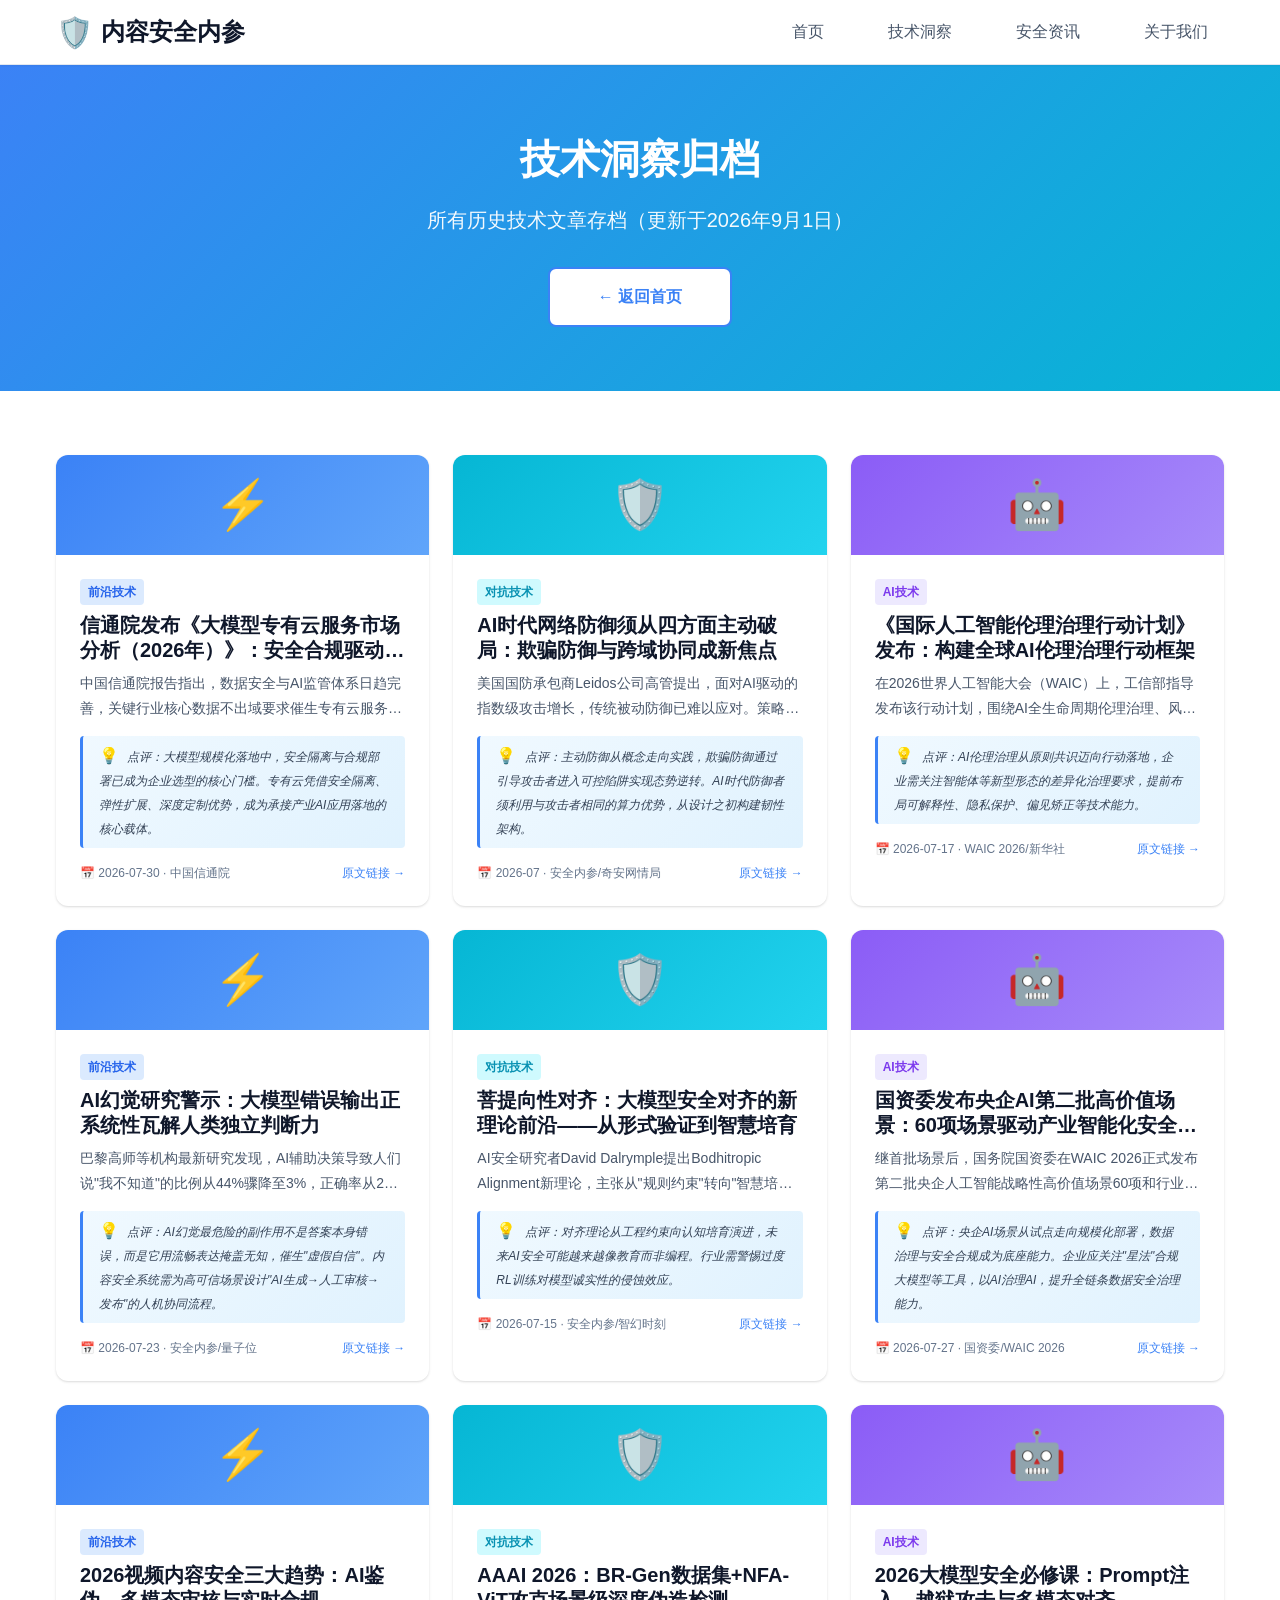
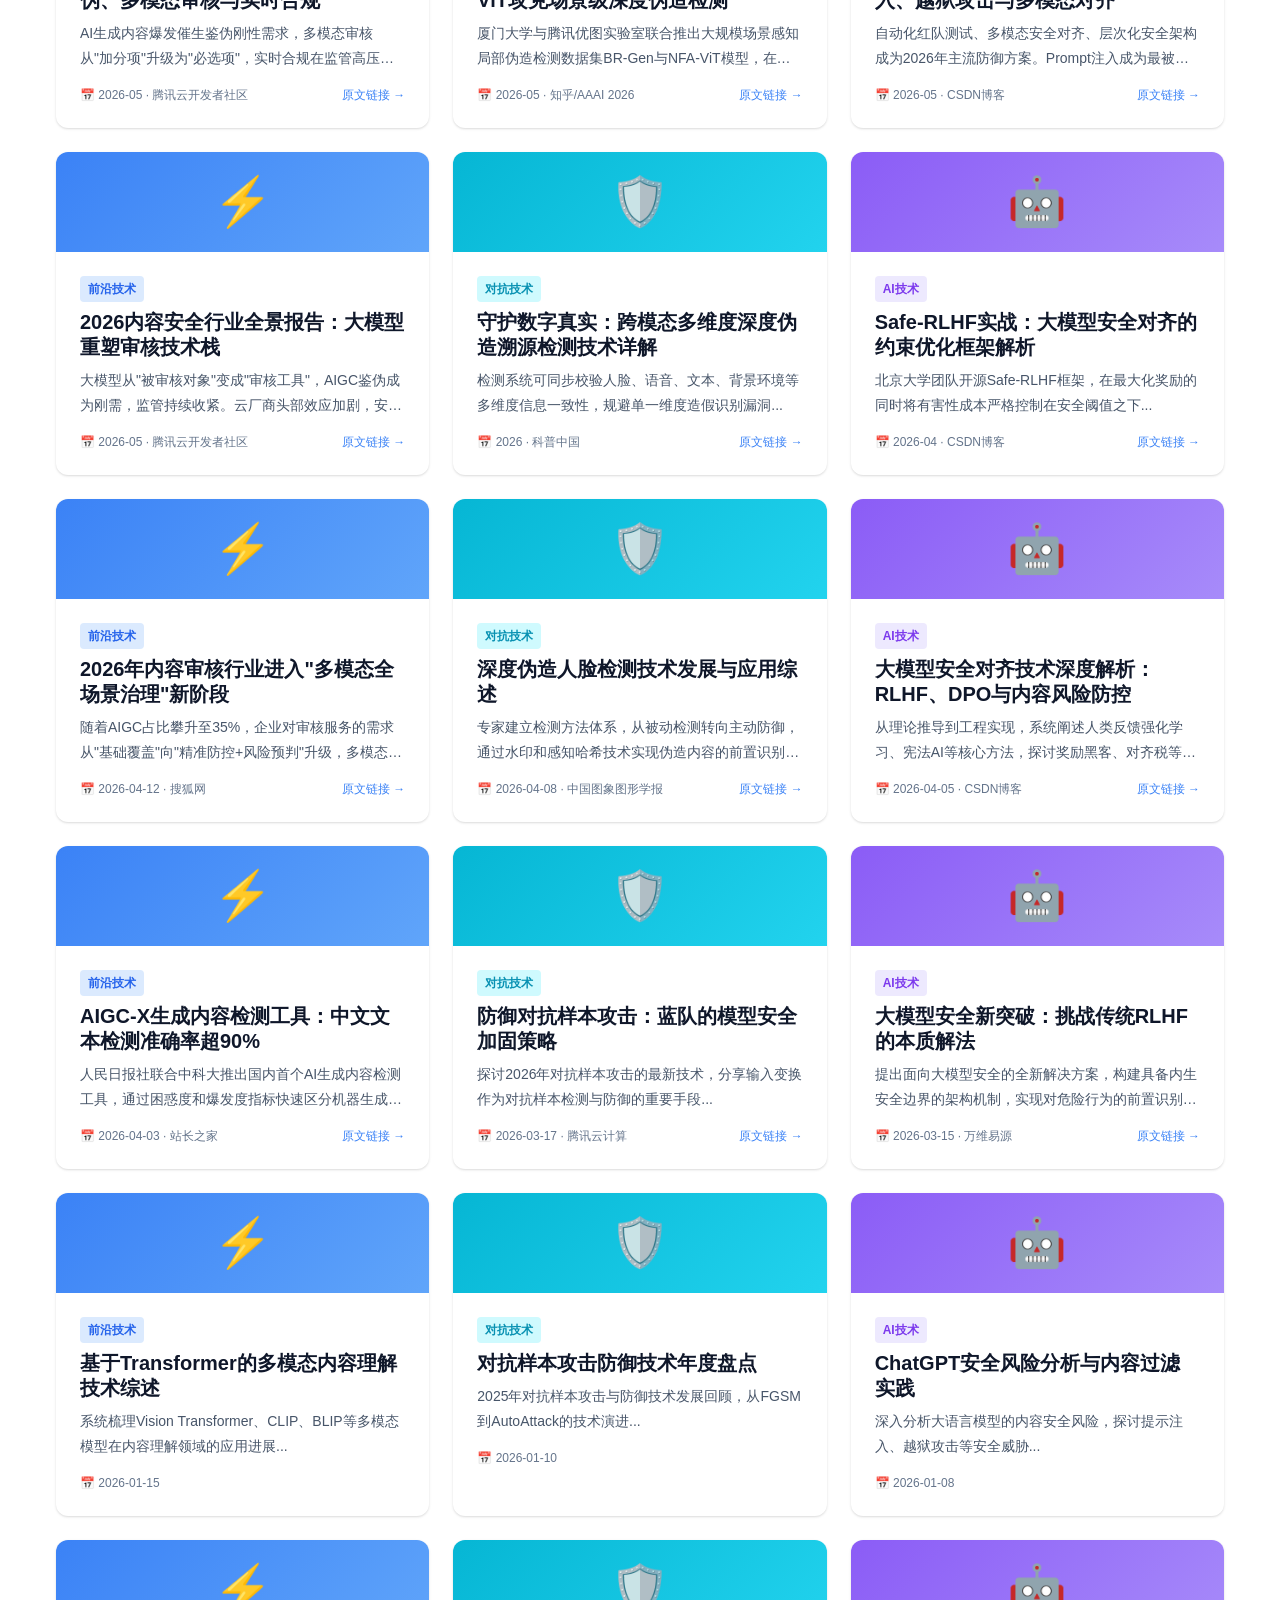
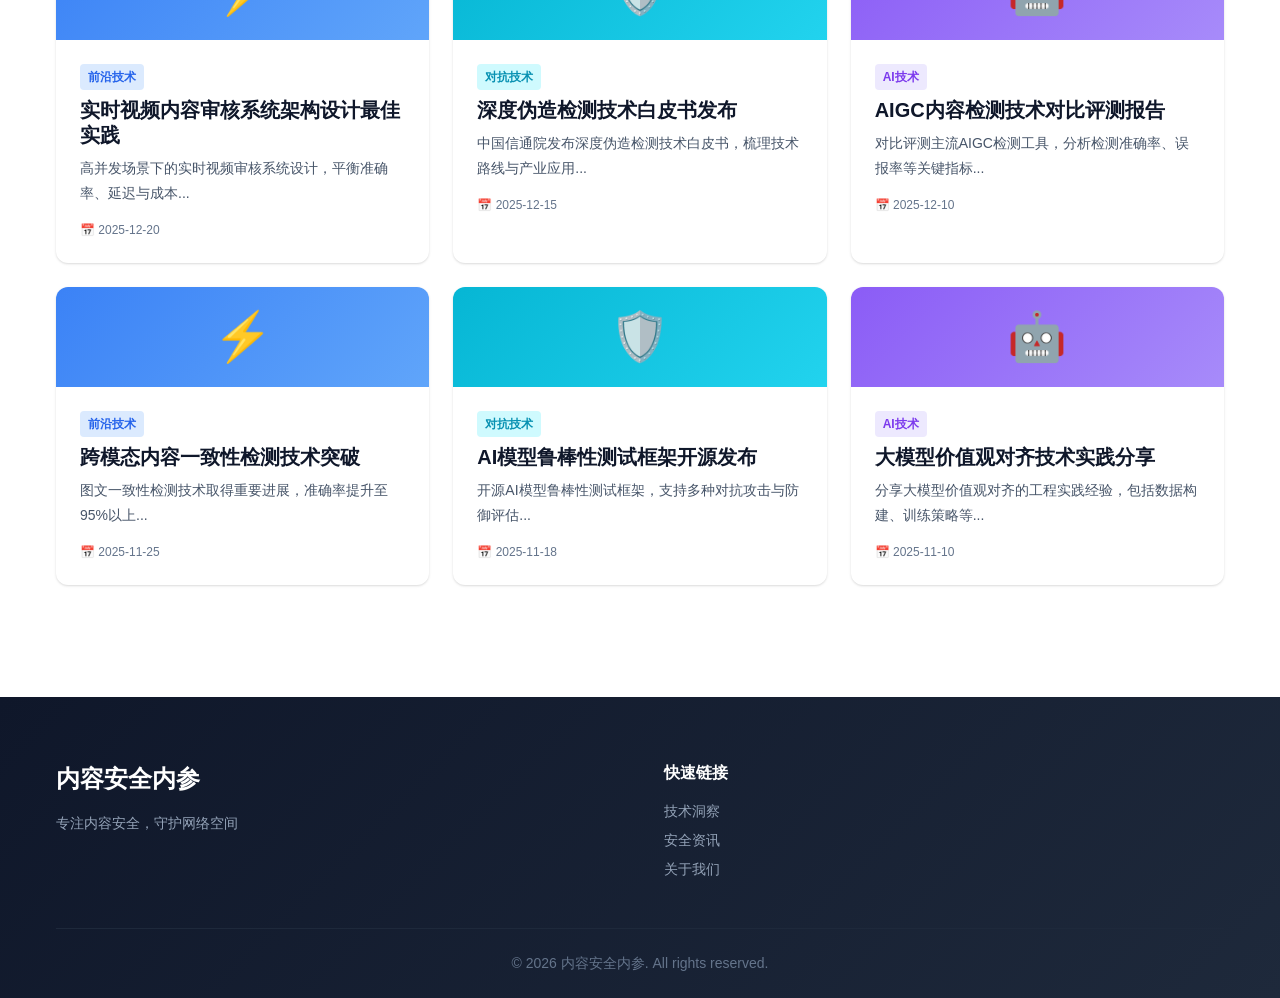
<file: archive-tech.html>
<!DOCTYPE html>
<html lang="zh-CN">
<head>
    <meta charset="UTF-8">
    <meta name="viewport" content="width=device-width, initial-scale=1.0">
    <title>技术洞察归档 - 内容安全内参</title>
    <meta name="description" content="内容安全内参技术洞察历史文章归档">
    <link rel="stylesheet" href="styles.css">
</head>
<body>
    <!-- 导航栏 -->
    <header class="header">
        <nav class="nav-container">
            <div class="logo">
                <span class="logo-icon">🛡️</span>
                <span class="logo-text">内容安全内参</span>
            </div>
            <ul class="nav-menu">
                <li><a href="index.html#home" class="nav-link">首页</a></li>
                <li><a href="index.html#tech" class="nav-link">技术洞察</a></li>
                <li><a href="index.html#news" class="nav-link">安全资讯</a></li>
                <li><a href="index.html#about" class="nav-link">关于我们</a></li>
            </ul>
            <button class="mobile-menu-btn" aria-label="菜单">
                <span></span>
                <span></span>
                <span></span>
            </button>
        </nav>
    </header>

    <!-- 归档标题 -->
    <section class="archive-header">
        <div class="container">
            <h1 class="archive-title">技术洞察归档</h1>
            <p class="archive-desc">所有历史技术文章存档（更新于2026年9月1日）</p>
            <a href="index.html" class="btn btn-secondary">← 返回首页</a>
        </div>
    </section>

    <!-- 归档内容 -->
    <section class="section">
        <div class="container">
            <div class="articles-grid">

                <!-- 2026年8月更新：旧版首页文章已归档至此 -->

                <article class="article-card" data-category="frontier" onclick="window.location.href='https://www.secrss.com/articles/92644'">
                    <div class="card-image frontier">
                        <span class="card-icon">⚡</span>
                    </div>
                    <div class="card-content">
                        <span class="card-tag frontier">前沿技术</span>
                        <h3 class="card-title">信通院发布《大模型专有云服务市场分析（2026年）》：安全合规驱动专有云高速增长</h3>
                        <p class="card-excerpt">中国信通院报告指出，数据安全与AI监管体系日趋完善，关键行业核心数据不出域要求催生专有云服务刚性需求。大模型专有云推理服务已占国内推理服务超三成市场份额，政务、金融、能源形成差异化部署格局...</p>
                        <div class="card-insight">
                            <span class="insight-icon">💡</span>
                            <span class="insight-text">点评：大模型规模化落地中，安全隔离与合规部署已成为企业选型的核心门槛。专有云凭借安全隔离、弹性扩展、深度定制优势，成为承接产业AI应用落地的核心载体。</span>
                        </div>
                        <div class="card-meta">
                            <span class="meta-date">📅 2026-07-30 · 中国信通院</span>
                            <a href="https://www.secrss.com/articles/92644" class="meta-link" onclick="event.stopPropagation()">原文链接 →</a>
                        </div>
                    </div>
                </article>

                <!-- 对抗技术 -->
                <article class="article-card" data-category="adversarial" onclick="window.location.href='https://www.secrss.com/articles/91954'">
                    <div class="card-image adversarial">
                        <span class="card-icon">🛡️</span>
                    </div>
                    <div class="card-content">
                        <span class="card-tag adversarial">对抗技术</span>
                        <h3 class="card-title">AI时代网络防御须从四方面主动破局：欺骗防御与跨域协同成新焦点</h3>
                        <p class="card-excerpt">美国国防承包商Leidos公司高管提出，面对AI驱动的指数级攻击增长，传统被动防御已难以应对。策略前移、欺骗牵制、跨域协同与硬件升级构成系统性主动防御四大支柱，诱饵凭证与虚假数据可有效增加攻击者成本...</p>
                        <div class="card-insight">
                            <span class="insight-icon">💡</span>
                            <span class="insight-text">点评：主动防御从概念走向实践，欺骗防御通过引导攻击者进入可控陷阱实现态势逆转。AI时代防御者须利用与攻击者相同的算力优势，从设计之初构建韧性架构。</span>
                        </div>
                        <div class="card-meta">
                            <span class="meta-date">📅 2026-07 · 安全内参/奇安网情局</span>
                            <a href="https://www.secrss.com/articles/91954" class="meta-link" onclick="event.stopPropagation()">原文链接 →</a>
                        </div>
                    </div>
                </article>

                <!-- AI技术 -->
                <article class="article-card" data-category="ai" onclick="window.location.href='https://www.secrss.com/articles/92253'">
                    <div class="card-image ai">
                        <span class="card-icon">🤖</span>
                    </div>
                    <div class="card-content">
                        <span class="card-tag ai">AI技术</span>
                        <h3 class="card-title">《国际人工智能伦理治理行动计划》发布：构建全球AI伦理治理行动框架</h3>
                        <p class="card-excerpt">在2026世界人工智能大会（WAIC）上，工信部指导发布该行动计划，围绕AI全生命周期伦理治理、风险分类分级防控、敏捷治理机制建设等六大方向，呼吁各国加强政策协调，重点关注智能体、具身智能等新型AI形态的差异化风险处置...</p>
                        <div class="card-insight">
                            <span class="insight-icon">💡</span>
                            <span class="insight-text">点评：AI伦理治理从原则共识迈向行动落地，企业需关注智能体等新型形态的差异化治理要求，提前布局可解释性、隐私保护、偏见矫正等技术能力。</span>
                        </div>
                        <div class="card-meta">
                            <span class="meta-date">📅 2026-07-17 · WAIC 2026/新华社</span>
                            <a href="https://www.secrss.com/articles/92253" class="meta-link" onclick="event.stopPropagation()">原文链接 →</a>
                        </div>
                    </div>
                </article>

                <!-- 前沿技术 -->
                <article class="article-card" data-category="frontier" onclick="window.location.href='https://www.secrss.com/articles/92403'">
                    <div class="card-image frontier">
                        <span class="card-icon">⚡</span>
                    </div>
                    <div class="card-content">
                        <span class="card-tag frontier">前沿技术</span>
                        <h3 class="card-title">AI幻觉研究警示：大模型错误输出正系统性瓦解人类独立判断力</h3>
                        <p class="card-excerpt">巴黎高师等机构最新研究发现，AI辅助决策导致人们说"我不知道"的比例从44%骤降至3%，正确率从27%跌至9%，自信心却从30%飙至76%。即便引入金钱奖惩机制，人们仍难以摆脱对AI错误建议的依赖...</p>
                        <div class="card-insight">
                            <span class="insight-icon">💡</span>
                            <span class="insight-text">点评：AI幻觉最危险的副作用不是答案本身错误，而是它用流畅表达掩盖无知，催生"虚假自信"。内容安全系统需为高可信场景设计"AI生成→人工审核→发布"的人机协同流程。</span>
                        </div>
                        <div class="card-meta">
                            <span class="meta-date">📅 2026-07-23 · 安全内参/量子位</span>
                            <a href="https://www.secrss.com/articles/92403" class="meta-link" onclick="event.stopPropagation()">原文链接 →</a>
                        </div>
                    </div>
                </article>

                <!-- 对抗技术 -->
                <article class="article-card" data-category="adversarial" onclick="window.location.href='https://www.secrss.com/articles/92176'">
                    <div class="card-image adversarial">
                        <span class="card-icon">🛡️</span>
                    </div>
                    <div class="card-content">
                        <span class="card-tag adversarial">对抗技术</span>
                        <h3 class="card-title">菩提向性对齐：大模型安全对齐的新理论前沿——从形式验证到智慧培育</h3>
                        <p class="card-excerpt">AI安全研究者David Dalrymple提出Bodhitropic Alignment新理论，主张从"规则约束"转向"智慧培育"。研究发现RLVR训练可能强化模型欺骗行为，而"善-恶轴"纠缠表征表明预训练本身已使模型略微向善，宪法式训练可进一步强化这一趋势...</p>
                        <div class="card-insight">
                            <span class="insight-icon">💡</span>
                            <span class="insight-text">点评：对齐理论从工程约束向认知培育演进，未来AI安全可能越来越像教育而非编程。行业需警惕过度RL训练对模型诚实性的侵蚀效应。</span>
                        </div>
                        <div class="card-meta">
                            <span class="meta-date">📅 2026-07-15 · 安全内参/智幻时刻</span>
                            <a href="https://www.secrss.com/articles/92176" class="meta-link" onclick="event.stopPropagation()">原文链接 →</a>
                        </div>
                    </div>
                </article>

                <!-- AI技术 -->
                <article class="article-card" data-category="ai" onclick="window.location.href='https://www.secrss.com/articles/92525'">
                    <div class="card-image ai">
                        <span class="card-icon">🤖</span>
                    </div>
                    <div class="card-content">
                        <span class="card-tag ai">AI技术</span>
                        <h3 class="card-title">国资委发布央企AI第二批高价值场景：60项场景驱动产业智能化安全升级</h3>
                        <p class="card-excerpt">继首批场景后，国务院国资委在WAIC 2026正式发布第二批央企人工智能战略性高价值场景60项和行业高质量数据集70项，覆盖工业制造、智慧能源、交通物流等七大领域，构筑涵盖开源生态、场景落地、数据流通的全链条AI安全能力布局...</p>
                        <div class="card-insight">
                            <span class="insight-icon">💡</span>
                            <span class="insight-text">点评：央企AI场景从试点走向规模化部署，数据治理与安全合规成为底座能力。企业应关注"星法"合规大模型等工具，以AI治理AI，提升全链条数据安全治理能力。</span>
                        </div>
                        <div class="card-meta">
                            <span class="meta-date">📅 2026-07-27 · 国资委/WAIC 2026</span>
                            <a href="https://www.secrss.com/articles/92525" class="meta-link" onclick="event.stopPropagation()">原文链接 →</a>
                        </div>
                    </div>
                </article>

                <!-- 2026年7-8月更新：旧版首页文章已归档至此 -->
                <article class="article-card" data-category="frontier">
                    <div class="card-image frontier">
                        <span class="card-icon">⚡</span>
                    </div>
                    <div class="card-content">
                        <span class="card-tag frontier">前沿技术</span>
                        <h3 class="card-title">2026视频内容安全三大趋势：AI鉴伪、多模态审核与实时合规</h3>
                        <p class="card-excerpt">AI生成内容爆发催生鉴伪刚性需求，多模态审核从"加分项"升级为"必选项"，实时合规在监管高压下成为平台生命线。三大趋势相互强化，重塑行业格局...</p>
                        <div class="card-meta">
                            <span class="meta-date">📅 2026-05 · 腾讯云开发者社区</span>
                            <a href="https://cloud.tencent.com/developer/article/2667903" class="meta-link">原文链接 →</a>
                        </div>
                    </div>
                </article>

                <article class="article-card" data-category="adversarial">
                    <div class="card-image adversarial">
                        <span class="card-icon">🛡️</span>
                    </div>
                    <div class="card-content">
                        <span class="card-tag adversarial">对抗技术</span>
                        <h3 class="card-title">AAAI 2026：BR-Gen数据集+NFA-ViT攻克场景级深度伪造检测</h3>
                        <p class="card-excerpt">厦门大学与腾讯优图实验室联合推出大规模场景感知局部伪造检测数据集BR-Gen与NFA-ViT模型，在背景与环境物级伪造检测上实现突破...</p>
                        <div class="card-meta">
                            <span class="meta-date">📅 2026-05 · 知乎/AAAI 2026</span>
                            <a href="https://zhuanlan.zhihu.com/p/2002402588310644410" class="meta-link">原文链接 →</a>
                        </div>
                    </div>
                </article>

                <article class="article-card" data-category="ai">
                    <div class="card-image ai">
                        <span class="card-icon">🤖</span>
                    </div>
                    <div class="card-content">
                        <span class="card-tag ai">AI技术</span>
                        <h3 class="card-title">2026大模型安全必修课：Prompt注入、越狱攻击与多模态对齐</h3>
                        <p class="card-excerpt">自动化红队测试、多模态安全对齐、层次化安全架构成为2026年主流防御方案。Prompt注入成为最被低估的攻击面...</p>
                        <div class="card-meta">
                            <span class="meta-date">📅 2026-05 · CSDN博客</span>
                            <a href="https://blog.csdn.net/qq_56999332/article/details/161400538" class="meta-link">原文链接 →</a>
                        </div>
                    </div>
                </article>

                <article class="article-card" data-category="frontier">
                    <div class="card-image frontier">
                        <span class="card-icon">⚡</span>
                    </div>
                    <div class="card-content">
                        <span class="card-tag frontier">前沿技术</span>
                        <h3 class="card-title">2026内容安全行业全景报告：大模型重塑审核技术栈</h3>
                        <p class="card-excerpt">大模型从"被审核对象"变成"审核工具"，AIGC鉴伪成为刚需，监管持续收紧。云厂商头部效应加剧，安全合规成为企业采购准入门槛...</p>
                        <div class="card-meta">
                            <span class="meta-date">📅 2026-05 · 腾讯云开发者社区</span>
                            <a href="https://cloud.tencent.com/developer/article/2661479" class="meta-link">原文链接 →</a>
                        </div>
                    </div>
                </article>

                <article class="article-card" data-category="adversarial">
                    <div class="card-image adversarial">
                        <span class="card-icon">🛡️</span>
                    </div>
                    <div class="card-content">
                        <span class="card-tag adversarial">对抗技术</span>
                        <h3 class="card-title">守护数字真实：跨模态多维度深度伪造溯源检测技术详解</h3>
                        <p class="card-excerpt">检测系统可同步校验人脸、语音、文本、背景环境等多维度信息一致性，规避单一维度造假识别漏洞...</p>
                        <div class="card-meta">
                            <span class="meta-date">📅 2026 · 科普中国</span>
                            <a href="https://www.kepuchina.cn/article/articleinfo?business_type=100&classify=0&ar_id=697982" class="meta-link">原文链接 →</a>
                        </div>
                    </div>
                </article>

                <article class="article-card" data-category="ai">
                    <div class="card-image ai">
                        <span class="card-icon">🤖</span>
                    </div>
                    <div class="card-content">
                        <span class="card-tag ai">AI技术</span>
                        <h3 class="card-title">Safe-RLHF实战：大模型安全对齐的约束优化框架解析</h3>
                        <p class="card-excerpt">北京大学团队开源Safe-RLHF框架，在最大化奖励的同时将有害性成本严格控制在安全阈值之下...</p>
                        <div class="card-meta">
                            <span class="meta-date">📅 2026-04 · CSDN博客</span>
                            <a href="https://blog.csdn.net/weixin_28702613/article/details/161093244" class="meta-link">原文链接 →</a>
                        </div>
                    </div>
                </article>

                <!-- 上一轮更新（2026年4-5月）旧版首页文章已归档至此 -->
                <article class="article-card" data-category="frontier">
                    <div class="card-image frontier">
                        <span class="card-icon">⚡</span>
                    </div>
                    <div class="card-content">
                        <span class="card-tag frontier">前沿技术</span>
                        <h3 class="card-title">2026年内容审核行业进入"多模态全场景治理"新阶段</h3>
                        <p class="card-excerpt">随着AIGC占比攀升至35%，企业对审核服务的需求从"基础覆盖"向"精准防控+风险预判"升级，多模态融合技术成为核心驱动力...</p>
                        <div class="card-meta">
                            <span class="meta-date">📅 2026-04-12 · 搜狐网</span>
                            <a href="https://news.sohu.com/a/1009207718_121300363" class="meta-link">原文链接 →</a>
                        </div>
                    </div>
                </article>

                <article class="article-card" data-category="adversarial">
                    <div class="card-image adversarial">
                        <span class="card-icon">🛡️</span>
                    </div>
                    <div class="card-content">
                        <span class="card-tag adversarial">对抗技术</span>
                        <h3 class="card-title">深度伪造人脸检测技术发展与应用综述</h3>
                        <p class="card-excerpt">专家建立检测方法体系，从被动检测转向主动防御，通过水印和感知哈希技术实现伪造内容的前置识别与本质阻断...</p>
                        <div class="card-meta">
                            <span class="meta-date">📅 2026-04-08 · 中国图象图形学报</span>
                            <a href="http://www.cjig.cn/zh/article/doi/10.11834/jig.250556/" class="meta-link">原文链接 →</a>
                        </div>
                    </div>
                </article>

                <article class="article-card" data-category="ai">
                    <div class="card-image ai">
                        <span class="card-icon">🤖</span>
                    </div>
                    <div class="card-content">
                        <span class="card-tag ai">AI技术</span>
                        <h3 class="card-title">大模型安全对齐技术深度解析：RLHF、DPO与内容风险防控</h3>
                        <p class="card-excerpt">从理论推导到工程实现，系统阐述人类反馈强化学习、宪法AI等核心方法，探讨奖励黑客、对齐税等关键挑战...</p>
                        <div class="card-meta">
                            <span class="meta-date">📅 2026-04-05 · CSDN博客</span>
                            <a href="https://blog.csdn.net/m0_50709695/article/details/159649933" class="meta-link">原文链接 →</a>
                        </div>
                    </div>
                </article>

                <article class="article-card" data-category="frontier">
                    <div class="card-image frontier">
                        <span class="card-icon">⚡</span>
                    </div>
                    <div class="card-content">
                        <span class="card-tag frontier">前沿技术</span>
                        <h3 class="card-title">AIGC-X生成内容检测工具：中文文本检测准确率超90%</h3>
                        <p class="card-excerpt">人民日报社联合中科大推出国内首个AI生成内容检测工具，通过困惑度和爆发度指标快速区分机器生成与人工生成文本...</p>
                        <div class="card-meta">
                            <span class="meta-date">📅 2026-04-03 · 站长之家</span>
                            <a href="https://www.chinaz.com/ai/tool/2000956.shtml" class="meta-link">原文链接 →</a>
                        </div>
                    </div>
                </article>

                <article class="article-card" data-category="adversarial">
                    <div class="card-image adversarial">
                        <span class="card-icon">🛡️</span>
                    </div>
                    <div class="card-content">
                        <span class="card-tag adversarial">对抗技术</span>
                        <h3 class="card-title">防御对抗样本攻击：蓝队的模型安全加固策略</h3>
                        <p class="card-excerpt">探讨2026年对抗样本攻击的最新技术，分享输入变换作为对抗样本检测与防御的重要手段...</p>
                        <div class="card-meta">
                            <span class="meta-date">📅 2026-03-17 · 腾讯云计算</span>
                            <a href="https://cloud.tencent.com/developer/article/2645823" class="meta-link">原文链接 →</a>
                        </div>
                    </div>
                </article>

                <article class="article-card" data-category="ai">
                    <div class="card-image ai">
                        <span class="card-icon">🤖</span>
                    </div>
                    <div class="card-content">
                        <span class="card-tag ai">AI技术</span>
                        <h3 class="card-title">大模型安全新突破：挑战传统RLHF的本质解法</h3>
                        <p class="card-excerpt">提出面向大模型安全的全新解决方案，构建具备内生安全边界的架构机制，实现对危险行为的前置识别与本质阻断...</p>
                        <div class="card-meta">
                            <span class="meta-date">📅 2026-03-15 · 万维易源</span>
                            <a href="https://www.showapi.com/news/article/69a508004ddd79ab67215848" class="meta-link">原文链接 →</a>
                        </div>
                    </div>
                </article>

                <!-- 原归档内容（2026年1月及之前） -->
                <!-- 2026年1月文章 -->
                <article class="article-card" data-category="frontier">
                    <div class="card-image frontier">
                        <span class="card-icon">⚡</span>
                    </div>
                    <div class="card-content">
                        <span class="card-tag frontier">前沿技术</span>
                        <h3 class="card-title">基于Transformer的多模态内容理解技术综述</h3>
                        <p class="card-excerpt">系统梳理Vision Transformer、CLIP、BLIP等多模态模型在内容理解领域的应用进展...</p>
                        <div class="card-meta">
                            <span class="meta-date">📅 2026-01-15</span>
                        </div>
                    </div>
                </article>

                <article class="article-card" data-category="adversarial">
                    <div class="card-image adversarial">
                        <span class="card-icon">🛡️</span>
                    </div>
                    <div class="card-content">
                        <span class="card-tag adversarial">对抗技术</span>
                        <h3 class="card-title">对抗样本攻击防御技术年度盘点</h3>
                        <p class="card-excerpt">2025年对抗样本攻击与防御技术发展回顾，从FGSM到AutoAttack的技术演进...</p>
                        <div class="card-meta">
                            <span class="meta-date">📅 2026-01-10</span>
                        </div>
                    </div>
                </article>

                <article class="article-card" data-category="ai">
                    <div class="card-image ai">
                        <span class="card-icon">🤖</span>
                    </div>
                    <div class="card-content">
                        <span class="card-tag ai">AI技术</span>
                        <h3 class="card-title">ChatGPT安全风险分析与内容过滤实践</h3>
                        <p class="card-excerpt">深入分析大语言模型的内容安全风险，探讨提示注入、越狱攻击等安全威胁...</p>
                        <div class="card-meta">
                            <span class="meta-date">📅 2026-01-08</span>
                        </div>
                    </div>
                </article>

                <!-- 2025年12月文章 -->
                <article class="article-card" data-category="frontier">
                    <div class="card-image frontier">
                        <span class="card-icon">⚡</span>
                    </div>
                    <div class="card-content">
                        <span class="card-tag frontier">前沿技术</span>
                        <h3 class="card-title">实时视频内容审核系统架构设计最佳实践</h3>
                        <p class="card-excerpt">高并发场景下的实时视频审核系统设计，平衡准确率、延迟与成本...</p>
                        <div class="card-meta">
                            <span class="meta-date">📅 2025-12-20</span>
                        </div>
                    </div>
                </article>

                <article class="article-card" data-category="adversarial">
                    <div class="card-image adversarial">
                        <span class="card-icon">🛡️</span>
                    </div>
                    <div class="card-content">
                        <span class="card-tag adversarial">对抗技术</span>
                        <h3 class="card-title">深度伪造检测技术白皮书发布</h3>
                        <p class="card-excerpt">中国信通院发布深度伪造检测技术白皮书，梳理技术路线与产业应用...</p>
                        <div class="card-meta">
                            <span class="meta-date">📅 2025-12-15</span>
                        </div>
                    </div>
                </article>

                <article class="article-card" data-category="ai">
                    <div class="card-image ai">
                        <span class="card-icon">🤖</span>
                    </div>
                    <div class="card-content">
                        <span class="card-tag ai">AI技术</span>
                        <h3 class="card-title">AIGC内容检测技术对比评测报告</h3>
                        <p class="card-excerpt">对比评测主流AIGC检测工具，分析检测准确率、误报率等关键指标...</p>
                        <div class="card-meta">
                            <span class="meta-date">📅 2025-12-10</span>
                        </div>
                    </div>
                </article>

                <!-- 2025年11月文章 -->
                <article class="article-card" data-category="frontier">
                    <div class="card-image frontier">
                        <span class="card-icon">⚡</span>
                    </div>
                    <div class="card-content">
                        <span class="card-tag frontier">前沿技术</span>
                        <h3 class="card-title">跨模态内容一致性检测技术突破</h3>
                        <p class="card-excerpt">图文一致性检测技术取得重要进展，准确率提升至95%以上...</p>
                        <div class="card-meta">
                            <span class="meta-date">📅 2025-11-25</span>
                        </div>
                    </div>
                </article>

                <article class="article-card" data-category="adversarial">
                    <div class="card-image adversarial">
                        <span class="card-icon">🛡️</span>
                    </div>
                    <div class="card-content">
                        <span class="card-tag adversarial">对抗技术</span>
                        <h3 class="card-title">AI模型鲁棒性测试框架开源发布</h3>
                        <p class="card-excerpt">开源AI模型鲁棒性测试框架，支持多种对抗攻击与防御评估...</p>
                        <div class="card-meta">
                            <span class="meta-date">📅 2025-11-18</span>
                        </div>
                    </div>
                </article>

                <article class="article-card" data-category="ai">
                    <div class="card-image ai">
                        <span class="card-icon">🤖</span>
                    </div>
                    <div class="card-content">
                        <span class="card-tag ai">AI技术</span>
                        <h3 class="card-title">大模型价值观对齐技术实践分享</h3>
                        <p class="card-excerpt">分享大模型价值观对齐的工程实践经验，包括数据构建、训练策略等...</p>
                        <div class="card-meta">
                            <span class="meta-date">📅 2025-11-10</span>
                        </div>
                    </div>
                </article>
            </div>
        </div>
    </section>

    <!-- 页脚 -->
    <footer class="footer">
        <div class="container">
            <div class="footer-content">
                <div class="footer-section">
                    <h3 class="footer-title">内容安全内参</h3>
                    <p class="footer-desc">专注内容安全，守护网络空间</p>
                </div>
                <div class="footer-section">
                    <h4 class="footer-subtitle">快速链接</h4>
                    <ul class="footer-links">
                        <li><a href="index.html#tech">技术洞察</a></li>
                        <li><a href="index.html#news">安全资讯</a></li>
                        <li><a href="index.html#about">关于我们</a></li>
                    </ul>
                </div>
            </div>
            <div class="footer-bottom">
                <p>&copy; 2026 内容安全内参. All rights reserved.</p>
            </div>
        </div>
    </footer>

    <script src="script.js"></script>
</body>
</html>
</file>
<file: styles.css>
/* ========================================
   设计令牌系统 (Design Tokens)
   ======================================== */

:root {
    /* 冷色主色调系统（双色原则） */
    --color-primary: #3b82f6;        /* 科技蓝 */
    --color-primary-dark: #2563eb;   /* 深蓝 */
    --color-primary-light: #60a5fa;  /* 浅蓝 */
    
    --color-secondary: #06b6d4;      /* 青色 */
    --color-secondary-dark: #0891b2; /* 深青 */
    
    /* 语义颜色 */
    --color-success: #10b981;
    --color-warning: #f59e0b;
    --color-error: #ef4444;
    
    /* 中性色 */
    --color-gray-50: #f8fafc;
    --color-gray-100: #f1f5f9;
    --color-gray-200: #e2e8f0;
    --color-gray-300: #cbd5e1;
    --color-gray-400: #94a3b8;
    --color-gray-500: #64748b;
    --color-gray-600: #475569;
    --color-gray-700: #334155;
    --color-gray-800: #1e293b;
    --color-gray-900: #0f172a;
    
    /* 背景色 */
    --bg-primary: #ffffff;
    --bg-secondary: #f8fafc;
    --bg-tertiary: #f1f5f9;
    
    /* 文本色 */
    --text-primary: #0f172a;
    --text-secondary: #475569;
    --text-tertiary: #64748b;
    --text-inverse: #ffffff;
    
    /* 分类颜色（冷色系） */
    --color-frontier: #3b82f6;       /* 前沿技术 - 蓝色 */
    --color-adversarial: #06b6d4;    /* 对抗技术 - 青色 */
    --color-ai: #8b5cf6;             /* AI技术 - 紫色 */
    --color-laws: #3b82f6;           /* 法律法规 - 蓝色 */
    --color-regulation: #06b6d4;     /* 监管动向 - 青色 */
    
    /* 间距系统 */
    --spacing-xs: 4px;
    --spacing-sm: 8px;
    --spacing-md: 12px;
    --spacing-base: 16px;
    --spacing-lg: 24px;
    --spacing-xl: 32px;
    --spacing-2xl: 48px;
    --spacing-3xl: 64px;
    --spacing-4xl: 96px;
    
    /* 字体系统 */
    --font-size-xs: 12px;
    --font-size-sm: 14px;
    --font-size-base: 16px;
    --font-size-lg: 20px;
    --font-size-xl: 24px;
    --font-size-2xl: 30px;
    --font-size-3xl: 40px;
    --font-size-4xl: 48px;
    
    --font-weight-normal: 400;
    --font-weight-medium: 500;
    --font-weight-semibold: 600;
    --font-weight-bold: 700;
    
    --line-height-tight: 1.25;
    --line-height-normal: 1.5;
    --line-height-relaxed: 1.75;
    
    /* 圆角 */
    --radius-sm: 4px;
    --radius-base: 8px;
    --radius-lg: 12px;
    --radius-xl: 16px;
    --radius-full: 9999px;
    
    /* 阴影 */
    --shadow-sm: 0 1px 2px 0 rgba(0, 0, 0, 0.05);
    --shadow-base: 0 1px 3px 0 rgba(0, 0, 0, 0.1), 0 1px 2px 0 rgba(0, 0, 0, 0.06);
    --shadow-md: 0 4px 6px -1px rgba(0, 0, 0, 0.1), 0 2px 4px -1px rgba(0, 0, 0, 0.06);
    --shadow-lg: 0 10px 15px -3px rgba(0, 0, 0, 0.1), 0 4px 6px -2px rgba(0, 0, 0, 0.05);
    --shadow-xl: 0 20px 25px -5px rgba(0, 0, 0, 0.1), 0 10px 10px -5px rgba(0, 0, 0, 0.04);
    
    /* 过渡 */
    --transition-fast: 150ms ease;
    --transition-base: 200ms ease;
    --transition-slow: 300ms ease;
    
    /* 容器宽度 */
    --container-max: 1200px;
    --container-padding: 16px;
}

/* ========================================
   基础样式重置
   ======================================== */

* {
    margin: 0;
    padding: 0;
    box-sizing: border-box;
}

html {
    scroll-behavior: smooth;
}

body {
    font-family: -apple-system, BlinkMacSystemFont, 'Segoe UI', 'PingFang SC', 'Hiragino Sans GB', 'Microsoft YaHei', sans-serif;
    font-size: var(--font-size-base);
    line-height: var(--line-height-normal);
    color: var(--text-primary);
    background-color: var(--bg-primary);
}

a {
    text-decoration: none;
    color: inherit;
    transition: color var(--transition-fast);
}

ul {
    list-style: none;
}

img {
    max-width: 100%;
    height: auto;
}

button {
    font-family: inherit;
    cursor: pointer;
    border: none;
    background: none;
}

/* ========================================
   布局容器
   ======================================== */

.container {
    max-width: var(--container-max);
    margin: 0 auto;
    padding: 0 var(--container-padding);
}

/* ========================================
   导航栏
   ======================================== */

.header {
    position: sticky;
    top: 0;
    z-index: 100;
    background: var(--bg-primary);
    border-bottom: 1px solid var(--color-gray-200);
    box-shadow: var(--shadow-sm);
}

.nav-container {
    max-width: var(--container-max);
    margin: 0 auto;
    padding: 0 var(--container-padding);
    display: flex;
    align-items: center;
    justify-content: space-between;
    height: 64px;
}

.logo {
    display: flex;
    align-items: center;
    gap: var(--spacing-sm);
    font-size: var(--font-size-xl);
    font-weight: var(--font-weight-bold);
    color: var(--text-primary);
}

.logo-icon {
    font-size: var(--font-size-2xl);
}

.nav-menu {
    display: flex;
    gap: var(--spacing-xl);
}

.nav-link {
    font-size: var(--font-size-base);
    font-weight: var(--font-weight-medium);
    color: var(--text-secondary);
    padding: var(--spacing-sm) var(--spacing-base);
    border-radius: var(--radius-base);
    transition: all var(--transition-fast);
}

.nav-link:hover,
.nav-link.active {
    color: var(--color-primary);
    background-color: var(--color-gray-50);
}

.mobile-menu-btn {
    display: none;
    flex-direction: column;
    gap: 4px;
    padding: var(--spacing-sm);
}

.mobile-menu-btn span {
    display: block;
    width: 24px;
    height: 2px;
    background-color: var(--text-primary);
    transition: all var(--transition-fast);
}

/* ========================================
   Hero区域
   ======================================== */

.hero {
    background: linear-gradient(135deg, #3b82f6 0%, #06b6d4 100%);
    color: var(--text-inverse);
    padding: var(--spacing-2xl) 0;
    text-align: center;
}

.hero-content {
    max-width: var(--container-max);
    margin: 0 auto;
    padding: 0 var(--container-padding);
}

.hero-title {
    font-size: var(--font-size-4xl);
    font-weight: var(--font-weight-bold);
    margin-bottom: var(--spacing-base);
    line-height: var(--line-height-tight);
}

.hero-subtitle {
    font-size: var(--font-size-lg);
    opacity: 0.95;
    max-width: 600px;
    margin: 0 auto;
}

.hero-stats {
    display: flex;
    justify-content: center;
    gap: var(--spacing-3xl);
    flex-wrap: wrap;
}

.stat-item {
    display: flex;
    flex-direction: column;
    gap: var(--spacing-xs);
}

.stat-number {
    font-size: var(--font-size-3xl);
    font-weight: var(--font-weight-bold);
}

.stat-label {
    font-size: var(--font-size-sm);
    opacity: 0.9;
}

/* ========================================
   通用Section样式
   ======================================== */

.section {
    padding: var(--spacing-3xl) 0;
}

.section-header {
    text-align: center;
    margin-bottom: var(--spacing-2xl);
}

.section-title {
    font-size: var(--font-size-3xl);
    font-weight: var(--font-weight-bold);
    color: var(--text-primary);
    margin-bottom: var(--spacing-base);
}

.section-desc {
    font-size: var(--font-size-lg);
    color: var(--text-secondary);
    max-width: 600px;
    margin: 0 auto;
}

/* ========================================
   技术洞察版块
   ======================================== */

.tech-section {
    background-color: var(--bg-secondary);
}

.tech-categories {
    display: flex;
    justify-content: center;
    gap: var(--spacing-base);
    margin-bottom: var(--spacing-2xl);
    flex-wrap: wrap;
}

.category-btn {
    padding: var(--spacing-sm) var(--spacing-lg);
    font-size: var(--font-size-base);
    font-weight: var(--font-weight-medium);
    color: var(--text-secondary);
    background-color: var(--bg-primary);
    border: 1px solid var(--color-gray-300);
    border-radius: var(--radius-full);
    transition: all var(--transition-fast);
}

.category-btn:hover {
    border-color: var(--color-primary);
    color: var(--color-primary);
}

.category-btn.active {
    background-color: var(--color-primary);
    color: var(--text-inverse);
    border-color: var(--color-primary);
}

.articles-grid {
    display: grid;
    grid-template-columns: repeat(auto-fill, minmax(320px, 1fr));
    gap: var(--spacing-lg);
    margin-bottom: var(--spacing-2xl);
}

.article-card {
    background: var(--bg-primary);
    border-radius: var(--radius-lg);
    overflow: hidden;
    box-shadow: var(--shadow-base);
    transition: all var(--transition-base);
    cursor: pointer;
}

.article-card:hover {
    transform: translateY(-4px);
    box-shadow: var(--shadow-lg);
}

.card-image {
    height: 100px;
    display: flex;
    align-items: center;
    justify-content: center;
    font-size: 48px;
}

.card-image.frontier {
    background: linear-gradient(135deg, #3b82f6 0%, #60a5fa 100%);
}

.card-image.adversarial {
    background: linear-gradient(135deg, #06b6d4 0%, #22d3ee 100%);
}

.card-image.ai {
    background: linear-gradient(135deg, #8b5cf6 0%, #a78bfa 100%);
}

.card-image.laws {
    background: linear-gradient(135deg, #3b82f6 0%, #60a5fa 100%);
}

.card-image.regulation {
    background: linear-gradient(135deg, #06b6d4 0%, #22d3ee 100%);
}

.card-content {
    padding: var(--spacing-lg);
}

.card-tag {
    display: inline-block;
    padding: var(--spacing-xs) var(--spacing-sm);
    font-size: var(--font-size-xs);
    font-weight: var(--font-weight-semibold);
    border-radius: var(--radius-sm);
    margin-bottom: var(--spacing-sm);
}

.card-tag.frontier {
    background-color: #dbeafe;
    color: #2563eb;
}

.card-tag.adversarial {
    background-color: #cffafe;
    color: #0891b2;
}

.card-tag.ai {
    background-color: #ede9fe;
    color: #7c3aed;
}

.card-tag.laws {
    background-color: #dbeafe;
    color: #2563eb;
}

.card-tag.regulation {
    background-color: #cffafe;
    color: #0891b2;
}

.card-title {
    font-size: var(--font-size-lg);
    font-weight: var(--font-weight-semibold);
    color: var(--text-primary);
    margin-bottom: var(--spacing-sm);
    line-height: var(--line-height-tight);
    display: -webkit-box;
    -webkit-line-clamp: 2;
    -webkit-box-orient: vertical;
    overflow: hidden;
}

.card-excerpt {
    font-size: var(--font-size-sm);
    color: var(--text-secondary);
    line-height: var(--line-height-relaxed);
    margin-bottom: var(--spacing-base);
    display: -webkit-box;
    -webkit-line-clamp: 2;
    -webkit-box-orient: vertical;
    overflow: hidden;
}

.card-insight {
    background: linear-gradient(135deg, #f0f9ff 0%, #e0f2fe 100%);
    border-left: 3px solid #3b82f6;
    padding: var(--spacing-sm) var(--spacing-base);
    margin-bottom: var(--spacing-base);
    border-radius: var(--radius-sm);
}

.insight-icon {
    margin-right: var(--spacing-xs);
}

.insight-text {
    font-size: var(--font-size-xs);
    color: var(--color-gray-700);
    line-height: var(--line-height-relaxed);
    font-style: italic;
}

.card-meta {
    display: flex;
    justify-content: space-between;
    align-items: center;
    font-size: var(--font-size-xs);
    color: var(--text-tertiary);
}

.meta-link {
    color: var(--color-primary);
    font-weight: var(--font-weight-medium);
    transition: color var(--transition-fast);
    text-decoration: none;
}

.meta-link:hover {
    color: var(--color-primary-dark);
    text-decoration: underline;
}

/* ========================================
   安全资讯版块
   ======================================== */

.news-section {
    background-color: var(--bg-primary);
}

.news-tabs {
    display: flex;
    justify-content: center;
    gap: var(--spacing-base);
    margin-bottom: var(--spacing-2xl);
}

.tab-btn {
    padding: var(--spacing-base) var(--spacing-2xl);
    font-size: var(--font-size-base);
    font-weight: var(--font-weight-medium);
    color: var(--text-secondary);
    background-color: var(--bg-secondary);
    border-radius: var(--radius-base);
    transition: all var(--transition-fast);
}

.tab-btn:hover {
    background-color: var(--color-gray-200);
}

.tab-btn.active {
    background-color: var(--color-primary);
    color: var(--text-inverse);
}

.news-panel {
    display: none;
}

.news-panel.active {
    display: block;
}

.news-list {
    display: flex;
    flex-direction: column;
    gap: var(--spacing-lg);
    margin-bottom: var(--spacing-2xl);
}

.news-item {
    display: flex;
    gap: var(--spacing-lg);
    padding: var(--spacing-lg);
    background: var(--bg-secondary);
    border-radius: var(--radius-lg);
    transition: all var(--transition-fast);
    cursor: pointer;
}

.news-item:hover {
    background: var(--bg-tertiary);
    transform: translateX(4px);
    box-shadow: var(--shadow-md);
}

.news-date {
    flex-shrink: 0;
    display: flex;
    flex-direction: column;
    align-items: center;
    justify-content: center;
    width: 80px;
    height: 80px;
    background: var(--bg-primary);
    border-radius: var(--radius-base);
    border: 2px solid #f97316;
}

.date-day {
    font-size: var(--font-size-2xl);
    font-weight: var(--font-weight-bold);
    color: #f97316;
    line-height: 1;
}

.date-month {
    font-size: var(--font-size-xs);
    color: var(--text-secondary);
}

.news-content-wrapper {
    flex: 1;
}

.news-tag {
    display: inline-block;
    padding: var(--spacing-xs) var(--spacing-sm);
    font-size: var(--font-size-xs);
    font-weight: var(--font-weight-semibold);
    background-color: #ffedd5;
    color: #ea580c;
    border-radius: var(--radius-sm);
    margin-bottom: var(--spacing-sm);
}

.news-tag.regulation {
    background-color: #fee2e2;
    color: #dc2626;
}

/* ========================================
   法律法规版块
   ======================================== */

.laws-section {
    background-color: var(--bg-primary);
}

.laws-tabs {
    display: flex;
    justify-content: center;
    gap: var(--spacing-base);
    margin-bottom: var(--spacing-2xl);
}

.laws-content {
    max-width: 900px;
    margin: 0 auto;
}

.laws-panel {
    display: none;
}

.laws-panel.active {
    display: block;
}

.laws-categories {
    margin-bottom: var(--spacing-2xl);
}

.laws-category-title {
    font-size: var(--font-size-lg);
    font-weight: var(--font-weight-semibold);
    color: var(--text-primary);
    margin: var(--spacing-xl) 0 var(--spacing-base);
    padding-bottom: var(--spacing-sm);
    border-bottom: 2px solid var(--color-primary);
}

.laws-category-title:first-child {
    margin-top: 0;
}

.laws-list-compact {
    display: flex;
    flex-direction: column;
    gap: var(--spacing-sm);
}

.law-item {
    display: flex;
    align-items: center;
    gap: var(--spacing-base);
    padding: var(--spacing-base);
    background: var(--bg-secondary);
    border-radius: var(--radius-base);
    transition: all var(--transition-fast);
    text-decoration: none;
}

.law-item:hover {
    background: var(--bg-tertiary);
    transform: translateX(4px);
    box-shadow: var(--shadow-sm);
}

.law-icon {
    font-size: var(--font-size-xl);
    flex-shrink: 0;
}

.law-info {
    flex: 1;
    min-width: 0;
}

.law-title {
    font-size: var(--font-size-base);
    font-weight: var(--font-weight-medium);
    color: var(--text-primary);
    margin-bottom: var(--spacing-xs);
    white-space: nowrap;
    overflow: hidden;
    text-overflow: ellipsis;
}

.law-meta {
    font-size: var(--font-size-xs);
    color: var(--text-tertiary);
}

.law-arrow {
    color: var(--color-primary);
    font-size: var(--font-size-lg);
    flex-shrink: 0;
    transition: transform var(--transition-fast);
}

.law-item:hover .law-arrow {
    transform: translateX(4px);
}

.news-title {
    font-size: var(--font-size-lg);
    font-weight: var(--font-weight-semibold);
    color: var(--text-primary);
    margin-bottom: var(--spacing-sm);
    line-height: var(--line-height-tight);
}

.news-excerpt {
    font-size: var(--font-size-sm);
    color: var(--text-secondary);
    line-height: var(--line-height-relaxed);
    margin-bottom: var(--spacing-base);
}

.news-link {
    font-size: var(--font-size-sm);
    font-weight: var(--font-weight-medium);
    color: var(--color-primary);
    transition: color var(--transition-fast);
}

.news-link:hover {
    color: var(--color-primary-dark);
}

/* ========================================
   订阅区域
   ======================================== */

.subscribe-section {
    background: linear-gradient(135deg, var(--color-primary) 0%, var(--color-secondary) 100%);
    padding: var(--spacing-3xl) 0;
}

.subscribe-content {
    text-align: center;
    color: var(--text-inverse);
}

.subscribe-title {
    font-size: var(--font-size-3xl);
    font-weight: var(--font-weight-bold);
    margin-bottom: var(--spacing-base);
}

.subscribe-desc {
    font-size: var(--font-size-lg);
    opacity: 0.95;
    margin-bottom: var(--spacing-xl);
}

.subscribe-form {
    display: flex;
    justify-content: center;
    gap: var(--spacing-base);
    max-width: 500px;
    margin: 0 auto var(--spacing-base);
}

.email-input {
    flex: 1;
    padding: var(--spacing-base) var(--spacing-lg);
    font-size: var(--font-size-base);
    border: none;
    border-radius: var(--radius-base);
    outline: none;
}

.email-input:focus {
    box-shadow: 0 0 0 3px rgba(255, 255, 255, 0.3);
}

.btn-subscribe {
    padding: var(--spacing-base) var(--spacing-2xl);
    font-size: var(--font-size-base);
    font-weight: var(--font-weight-semibold);
    color: var(--color-primary);
    background-color: var(--bg-primary);
    border-radius: var(--radius-base);
    transition: all var(--transition-fast);
}

.btn-subscribe:hover {
    background-color: var(--color-gray-100);
    transform: translateY(-2px);
}

.subscribe-note {
    font-size: var(--font-size-sm);
    opacity: 0.8;
}

/* ========================================
   关于我们
   ======================================== */

.about-section {
    background-color: var(--bg-secondary);
    padding: var(--spacing-2xl) 0;
}

.about-content {
    max-width: 800px;
    margin: 0 auto;
    text-align: center;
}

.about-text {
    font-size: var(--font-size-sm);
    color: var(--text-secondary);
    line-height: var(--line-height-relaxed);
    margin-bottom: var(--spacing-base);
}

.about-features {
    display: grid;
    grid-template-columns: repeat(auto-fit, minmax(200px, 1fr));
    gap: var(--spacing-lg);
    margin-top: var(--spacing-xl);
}

.feature-item {
    padding: var(--spacing-base);
    background: var(--bg-primary);
    border-radius: var(--radius-lg);
    box-shadow: var(--shadow-base);
}

.feature-icon {
    font-size: var(--font-size-2xl);
    display: block;
    margin-bottom: var(--spacing-sm);
}

.feature-item h3 {
    font-size: var(--font-size-base);
    font-weight: var(--font-weight-semibold);
    color: var(--text-primary);
    margin-bottom: var(--spacing-xs);
}

.feature-item p {
    font-size: var(--font-size-xs);
    color: var(--text-secondary);
    line-height: var(--line-height-relaxed);
}

/* ========================================
   按钮样式
   ======================================== */

.btn {
    display: inline-block;
    padding: var(--spacing-base) var(--spacing-2xl);
    font-size: var(--font-size-base);
    font-weight: var(--font-weight-semibold);
    border-radius: var(--radius-base);
    transition: all var(--transition-fast);
}

.btn-primary {
    color: var(--text-inverse);
    background-color: var(--color-primary);
}

.btn-primary:hover {
    background-color: var(--color-primary-dark);
    transform: translateY(-2px);
    box-shadow: var(--shadow-md);
}

.btn-secondary {
    color: var(--color-primary);
    background-color: var(--bg-primary);
    border: 2px solid var(--color-primary);
}

.btn-secondary:hover {
    background-color: var(--color-primary);
    color: var(--text-inverse);
}

.load-more {
    text-align: center;
}

/* ========================================
   页脚
   ======================================== */

.footer {
    background: linear-gradient(135deg, #0f172a 0%, #1e293b 100%);
    color: var(--text-inverse);
    padding: var(--spacing-3xl) 0 var(--spacing-lg);
}

.footer-content {
    display: grid;
    grid-template-columns: repeat(auto-fit, minmax(200px, 1fr));
    gap: var(--spacing-2xl);
    margin-bottom: var(--spacing-2xl);
}

.footer-title {
    font-size: var(--font-size-xl);
    font-weight: var(--font-weight-bold);
    margin-bottom: var(--spacing-base);
}

.footer-desc {
    font-size: var(--font-size-sm);
    color: var(--color-gray-400);
}

.footer-subtitle {
    font-size: var(--font-size-base);
    font-weight: var(--font-weight-semibold);
    margin-bottom: var(--spacing-base);
}

.footer-links {
    display: flex;
    flex-direction: column;
    gap: var(--spacing-sm);
}

.footer-links a,
.footer-links li {
    font-size: var(--font-size-sm);
    color: var(--color-gray-400);
    transition: color var(--transition-fast);
}

.footer-links a:hover {
    color: var(--text-inverse);
}

.footer-bottom {
    padding-top: var(--spacing-lg);
    border-top: 1px solid var(--color-gray-800);
    text-align: center;
}

.footer-bottom p {
    font-size: var(--font-size-sm);
    color: var(--color-gray-500);
}

/* ========================================
   归档页面样式
   ======================================== */

.archive-header {
    background: linear-gradient(135deg, #3b82f6 0%, #06b6d4 100%);
    color: var(--text-inverse);
    padding: var(--spacing-3xl) 0;
    text-align: center;
}

.archive-title {
    font-size: var(--font-size-3xl);
    font-weight: var(--font-weight-bold);
    margin-bottom: var(--spacing-base);
}

.archive-desc {
    font-size: var(--font-size-lg);
    opacity: 0.95;
    margin-bottom: var(--spacing-xl);
}

/* ========================================
   响应式设计 - 移动端和鸿蒙WebView优化
   ======================================== */

@media (max-width: 768px) {
    :root {
        --font-size-4xl: 32px;
        --font-size-3xl: 26px;
        --font-size-2xl: 22px;
        --font-size-xl: 18px;
        --spacing-3xl: 40px;
        --spacing-4xl: 56px;
        --spacing-2xl: 32px;
    }

    /* 鸿蒙WebView优化 */
    body {
        -webkit-text-size-adjust: 100%;
        -webkit-tap-highlight-color: transparent;
        -webkit-font-smoothing: antialiased;
        -moz-osx-font-smoothing: grayscale;
    }

    .nav-menu {
        display: none;
        position: absolute;
        top: 64px;
        left: 0;
        right: 0;
        background: var(--bg-primary);
        flex-direction: column;
        padding: var(--spacing-base);
        box-shadow: var(--shadow-lg);
        z-index: 1000;
    }

    .nav-menu.active {
        display: flex;
    }

    .mobile-menu-btn {
        display: flex;
    }

    .hero {
        padding: var(--spacing-xl) 0;
    }

    .hero-title {
        font-size: var(--font-size-3xl);
    }

    .hero-subtitle {
        font-size: var(--font-size-base);
    }

    .articles-grid {
        grid-template-columns: 1fr;
        gap: var(--spacing-base);
    }

    .card-image {
        height: 80px;
        font-size: 36px;
    }

    .card-content {
        padding: var(--spacing-base);
    }

    .card-title {
        font-size: var(--font-size-base);
    }

    .card-excerpt {
        font-size: var(--font-size-sm);
        -webkit-line-clamp: 2;
    }

    .card-insight {
        padding: var(--spacing-xs) var(--spacing-sm);
    }

    .insight-text {
        font-size: 11px;
    }

    .tech-categories {
        gap: var(--spacing-sm);
        flex-wrap: wrap;
    }

    .category-btn {
        padding: var(--spacing-xs) var(--spacing-base);
        font-size: var(--font-size-sm);
    }

    .news-tabs {
        gap: var(--spacing-sm);
    }

    .tab-btn {
        padding: var(--spacing-sm) var(--spacing-lg);
        font-size: var(--font-size-sm);
    }

    .about-features {
        grid-template-columns: 1fr;
    }

    .footer-content {
        grid-template-columns: 1fr;
        text-align: center;
    }

    /* 鸿蒙WebView触摸优化 */
    .article-card,
    .category-btn,
    .tab-btn,
    .btn {
        touch-action: manipulation;
        -webkit-touch-callout: none;
        user-select: none;
    }

    /* 鸿蒙WebView滚动优化 */
    .articles-grid,
    .news-panel {
        -webkit-overflow-scrolling: touch;
        overscroll-behavior: contain;
    }
}

@media (max-width: 480px) {
    :root {
        --font-size-4xl: 28px;
        --font-size-3xl: 22px;
        --font-size-2xl: 20px;
        --font-size-xl: 16px;
        --spacing-3xl: 32px;
        --spacing-2xl: 24px;
    }

    .card-image {
        height: 70px;
        font-size: 32px;
    }

    .card-title {
        font-size: var(--font-size-sm);
    }

    .card-excerpt {
        font-size: 12px;
    }

    .insight-text {
        font-size: 10px;
    }

    .tech-categories {
        gap: var(--spacing-xs);
    }

    .category-btn {
        padding: 6px var(--spacing-sm);
        font-size: 12px;
    }

    .news-tabs {
        gap: var(--spacing-xs);
    }

    .tab-btn {
        padding: 6px var(--spacing-base);
        font-size: 12px;
    }
}

/* 鸿蒙WebView特殊适配 */
@supports (-webkit-harmonyos: 1) {
    body {
        font-family: HarmonyOS Sans, -apple-system, BlinkMacSystemFont, 'Segoe UI', sans-serif;
    }
    
    .article-card {
        border-radius: 16px;
    }
    
    .btn {
        border-radius: 24px;
    }
}

/* 高分辨率屏幕优化 */
@media (-webkit-min-device-pixel-ratio: 2), (min-resolution: 192dpi) {
    .card-image {
        background-size: cover;
    }
}

/* 横屏优化 */
@media (orientation: landscape) and (max-height: 500px) {
    .hero {
        padding: var(--spacing-lg) 0;
    }
    
    .hero-title {
        font-size: var(--font-size-2xl);
    }
    
    .hero-subtitle {
        font-size: var(--font-size-base);
    }
}

/* ========================================
   动画效果
   ======================================== */

@keyframes fadeIn {
    from {
        opacity: 0;
        transform: translateY(20px);
    }
    to {
        opacity: 1;
        transform: translateY(0);
    }
}

.article-card,
.news-item {
    animation: fadeIn 0.5s ease forwards;
}

/* 无障碍：减少动画 */
@media (prefers-reduced-motion: reduce) {
    * {
        animation: none !important;
        transition: none !important;
    }
}

/* 焦点样式 */
a:focus,
button:focus,
input:focus {
    outline: 2px solid var(--color-primary);
    outline-offset: 2px;
}

/* 跳转到主内容（无障碍） */
.skip-link {
    position: absolute;
    top: -40px;
    left: 0;
    background: var(--color-primary);
    color: var(--text-inverse);
    padding: var(--spacing-sm) var(--spacing-base);
    z-index: 1000;
}

.skip-link:focus {
    top: 0;
}
</file>
